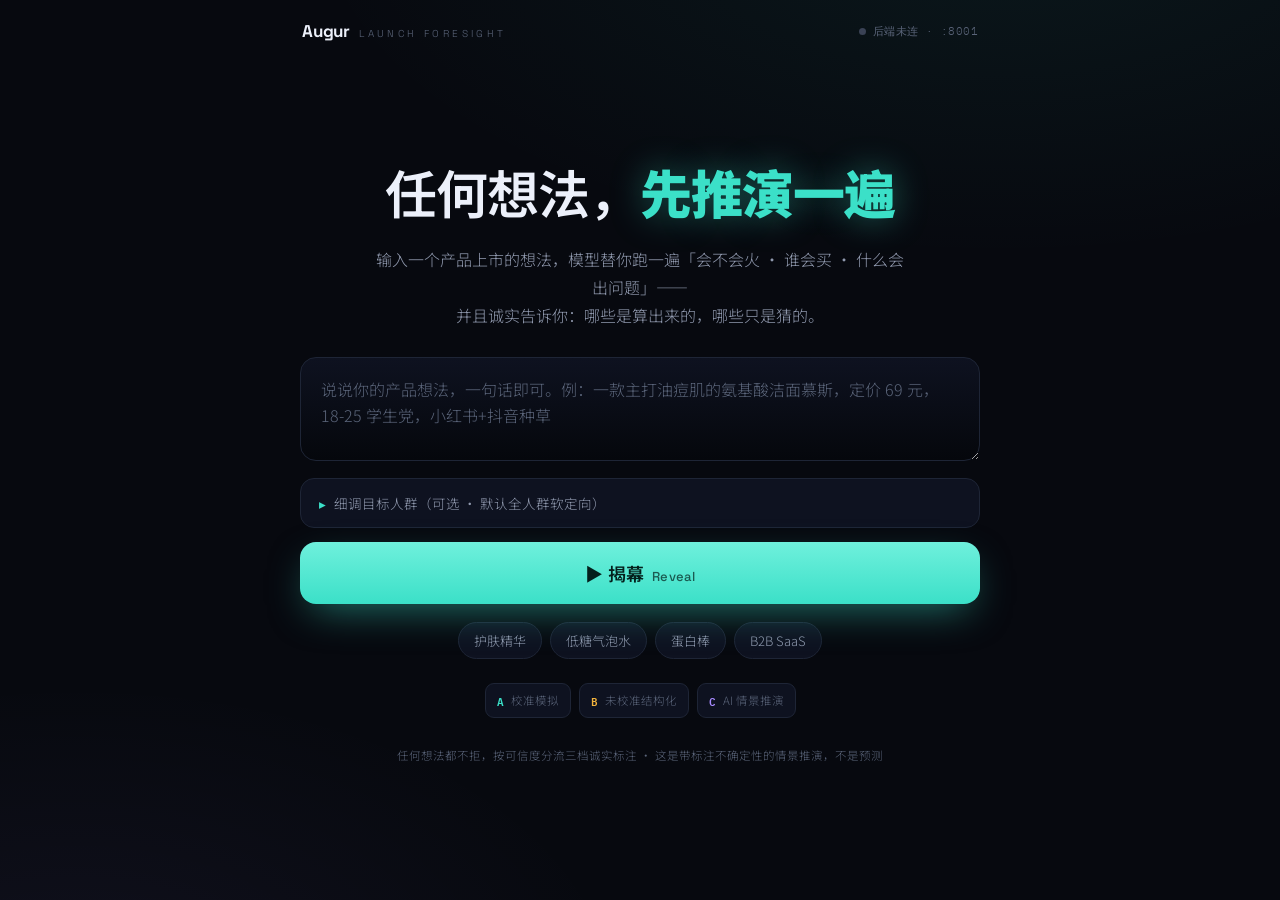
<file: frontend/replay/launch-c.html>
<!DOCTYPE html>
<html lang="zh-CN">
<head>
<meta charset="UTF-8">
<meta name="viewport" content="width=device-width, initial-scale=1.0">
<title>Augur · 上市预演</title>
<meta name="description" content="输入任何产品上市想法，模型替你推演一遍——会不会火、谁会买、什么会出问题，并诚实标注哪些是算的、哪些是猜的。A/B/C 三档分诊，不硬拒任何想法。">
<meta name="theme-color" content="#07090F">
<meta property="og:type" content="website">
<meta property="og:title" content="Augur · 上市预演">
<meta property="og:description" content="任何产品想法，先让模型替你推演一遍。A/B/C 三档诚实预测，绝不让猜测伪装成精确。">
<link rel="icon" href="data:image/svg+xml,%3Csvg xmlns='http://www.w3.org/2000/svg' viewBox='0 0 32 32'%3E%3Crect width='32' height='32' rx='8' fill='%2307090F'/%3E%3Cpath d='M16 5c3 4 6 6 6 11a6 6 0 1 1-12 0c0-2 1-3 2-4 0 2 1 3 2 3 1-3-1-7 2-11z' fill='%233BE0C8'/%3E%3C/svg%3E">
<link rel="preconnect" href="https://fonts.googleapis.com">
<link rel="preconnect" href="https://fonts.gstatic.com" crossorigin>
<link href="https://fonts.googleapis.com/css2?family=Noto+Sans+SC:wght@300;400;500;700;900&family=Noto+Serif+SC:wght@500;700;900&family=Space+Grotesk:wght@400;500;600;700&family=IBM+Plex+Mono:wght@400;500;600&display=swap" rel="stylesheet">
<style>
:root{
  --bg:#07090F; --bg2:#05070C; --panel:#0E1220; --panel2:#11162A;
  --edge:#1E2536; --edge2:#2A3450;
  --ink:#ECF0FA; --dim:#9099AE; --faint:#5A6479; --faintest:#3A4255;
  /* tier accents */
  --teal:#3BE0C8; --teal-soft:#1c5f57;        /* A · calibrated */
  --amber:#F2B33C; --amber-soft:#5c4516;       /* B · uncalibrated */
  --violet:#A88BFF; --violet-soft:#37305c;     /* C · scenario */
  --pos:#54C98B; --neg:#FF6B6B;
  --display:'Space Grotesk',var(--sans);
  --serif:'Noto Serif SC',Georgia,serif;
  --sans:'Noto Sans SC','PingFang SC','Microsoft YaHei',system-ui,sans-serif;
  --mono:'IBM Plex Mono',ui-monospace,Consolas,monospace;
}
*{box-sizing:border-box;margin:0;padding:0}
html,body{height:100%}
body{
  background:
    radial-gradient(1200px 600px at 78% -10%, rgba(59,224,200,.07), transparent 58%),
    radial-gradient(1000px 560px at 6% 110%, rgba(168,139,255,.06), transparent 55%),
    var(--bg);
  color:var(--ink);font-family:var(--sans);font-weight:300;-webkit-font-smoothing:antialiased;
  min-height:100%;overflow-x:hidden}
.wrap{max-width:720px;margin:0 auto;padding:0 20px;min-height:100vh;display:flex;flex-direction:column}

/* ---- topbar ---- */
.topbar{display:flex;align-items:center;gap:11px;padding:20px 2px;font-family:var(--display);font-size:13px;letter-spacing:.02em;color:var(--dim)}
.brand{display:flex;align-items:baseline;gap:9px}
.brand .mark{font-weight:700;font-size:17px;color:var(--ink);letter-spacing:-.01em}
.brand .kick{font-size:10px;letter-spacing:.34em;color:var(--faint);text-transform:uppercase}
.status{margin-left:auto;display:flex;align-items:center;gap:7px;font-family:var(--mono);font-size:10.5px;color:var(--faint);letter-spacing:.04em}
.status .dot{width:7px;height:7px;border-radius:50%;background:var(--faintest);transition:.3s}
.status .dot.live{background:var(--teal);box-shadow:0 0 10px 1px var(--teal)}
.status .dot.mock{background:var(--amber);box-shadow:0 0 10px 1px var(--amber)}

/* ---- HERO ---- */
.hero{flex:1;display:flex;flex-direction:column;justify-content:center;padding:18px 0 52px}
.hero h1{font-family:var(--display);font-weight:600;font-size:clamp(30px,7.2vw,52px);line-height:1.12;letter-spacing:-.02em;text-align:center}
.hero h1 .zh{font-family:var(--sans);font-weight:900}
.hero h1 .glow{color:var(--teal);text-shadow:0 0 34px rgba(59,224,200,.4)}
.hero .sub{color:var(--dim);font-size:clamp(13.5px,3.2vw,16px);margin:20px auto 28px;line-height:1.75;text-align:center;max-width:540px;font-weight:300}
.inputwrap{position:relative}
textarea{width:100%;min-height:104px;background:linear-gradient(180deg,var(--panel),var(--bg2));border:1px solid var(--edge);border-radius:16px;
  color:var(--ink);font-family:var(--sans);font-size:16px;line-height:1.65;padding:18px 20px;resize:vertical;transition:.18s;font-weight:300}
textarea::placeholder{color:var(--faint)}
textarea:focus{outline:none;border-color:var(--teal-soft);box-shadow:0 0 0 4px rgba(59,224,200,.09)}
.cta{width:100%;margin-top:14px;border:none;border-radius:16px;padding:18px;cursor:pointer;
  font-family:var(--display);font-weight:600;font-size:18px;letter-spacing:.01em;color:#04201c;
  background:linear-gradient(180deg,#6ff0dc,var(--teal));
  box-shadow:0 14px 40px -12px rgba(59,224,200,.55);transition:.18s}
.cta:hover{transform:translateY(-2px);box-shadow:0 18px 48px -12px rgba(59,224,200,.7)}
.cta:active{transform:none} .cta:disabled{opacity:.55;cursor:wait}
.cta .en{font-size:13px;opacity:.7;font-weight:500;margin-left:8px}
.chips{display:flex;flex-wrap:wrap;gap:8px;margin-top:18px;justify-content:center}
.chip{padding:8px 15px;border:1px solid var(--edge);border-radius:30px;background:var(--panel);
  color:var(--dim);font-size:13px;cursor:pointer;transition:.15s}
.chip:hover{border-color:var(--teal-soft);color:var(--ink)}
/* triage legend */
.triage{display:flex;gap:8px;margin-top:24px;justify-content:center;flex-wrap:wrap}
.tlg{display:flex;align-items:center;gap:7px;font-size:11.5px;color:var(--faint);border:1px solid var(--edge);border-radius:9px;padding:7px 11px;background:var(--panel)}
.tlg b{font-family:var(--mono);font-weight:600;font-size:11px}
.tlg.a b{color:var(--teal)} .tlg.b b{color:var(--amber)} .tlg.c b{color:var(--violet)}
/* audience tune */
.tune{margin-top:12px;border:1px solid var(--edge);border-radius:14px;background:var(--panel);overflow:hidden}
.tune summary{list-style:none;cursor:pointer;padding:14px 18px;color:var(--dim);font-size:13.5px;user-select:none}
.tune summary::-webkit-details-marker{display:none}
.tune summary::before{content:"▸";color:var(--teal);margin-right:8px;display:inline-block;transition:.18s}
.tune[open] summary::before{transform:rotate(90deg)}
.tune-body{padding:2px 18px 18px;display:flex;flex-direction:column;gap:15px}
.tg label{display:block;font-size:11.5px;color:var(--faint);margin-bottom:9px;letter-spacing:.02em}
.chips2{display:flex;flex-wrap:wrap;gap:7px}
.chip2{padding:7px 13px;border:1px solid var(--edge);border-radius:9px;background:var(--bg2);color:var(--dim);font-size:13px;cursor:pointer;user-select:none;transition:.14s}
.chip2:hover{border-color:var(--teal-soft)}
.chip2.on{color:#04201c;background:linear-gradient(180deg,#6ff0dc,var(--teal));border-color:transparent;font-weight:500}
.fine{font-size:11px;color:var(--faintest)}
.note{color:var(--faint);font-size:11.5px;margin-top:28px;line-height:1.7;text-align:center}
.msg{display:none;margin-top:16px;font-size:13.5px;color:var(--amber);border:1px dashed var(--amber-soft);
  border-radius:13px;padding:14px 17px;line-height:1.8;background:rgba(242,179,60,.05)}

/* ---- REVEAL overlay ---- */
.reveal{position:fixed;inset:0;z-index:60;display:none;flex-direction:column;align-items:center;justify-content:center;
  background:radial-gradient(820px 540px at 50% 42%,rgba(14,18,32,.96),rgba(5,7,12,.99));backdrop-filter:blur(7px)}
.reveal.on{display:flex}
.rc{font-family:var(--mono);font-size:clamp(46px,12vw,68px);font-weight:500;color:var(--teal);text-shadow:0 0 46px rgba(59,224,200,.5);line-height:1}
.rl{font-size:16px;color:var(--ink);margin-top:18px;letter-spacing:.03em;font-weight:300}
.rs{font-family:var(--display);font-size:10.5px;color:var(--faint);margin-top:10px;letter-spacing:.34em;text-transform:uppercase}
.rfield{position:relative;width:300px;height:108px;margin-top:24px}
.rfield .star{position:absolute;width:3px;height:3px;border-radius:50%;background:var(--teal);opacity:0}
.rbar{width:280px;height:2px;background:var(--edge);margin-top:20px;border-radius:2px;overflow:hidden}
.rbar i{display:block;height:100%;width:0;background:linear-gradient(90deg,var(--teal),#6ff0dc)}

/* ---- RESULT ---- */
.result{display:none;padding:8px 0 60px;animation:rise .55s cubic-bezier(.2,.7,.3,1)}
.result.on{display:block}
@keyframes rise{from{opacity:0;transform:translateY(18px)}to{opacity:1;transform:none}}
.stagger{opacity:0;animation:rise .5s cubic-bezier(.2,.7,.3,1) forwards}

/* tier-tinted result shell */
.rcard{border-radius:22px;padding:0;overflow:hidden;box-shadow:0 28px 70px -24px rgba(0,0,0,.75);
  background:linear-gradient(168deg,var(--panel),var(--bg2));border:1px solid var(--edge2)}
[data-tier="A"]{--acc:var(--teal);--acc-soft:var(--teal-soft)}
[data-tier="B"]{--acc:var(--amber);--acc-soft:var(--amber-soft)}
[data-tier="C"]{--acc:var(--violet);--acc-soft:var(--violet-soft)}

/* header band (all tiers) */
.rhead{padding:22px 24px 18px;border-bottom:1px solid var(--edge);position:relative}
.rhead::before{content:"";position:absolute;left:0;top:0;bottom:0;width:3px;background:var(--acc)}
.badge{display:inline-flex;align-items:center;gap:8px;font-family:var(--mono);font-size:12px;font-weight:600;
  color:var(--acc);border:1px solid var(--acc-soft);background:rgba(255,255,255,.02);border-radius:30px;padding:6px 13px;letter-spacing:.02em}
.badge .glyph{width:8px;height:8px;border-radius:2px;background:var(--acc)}
.conf{float:right;font-family:var(--mono);font-size:11px;color:var(--dim);text-align:right;line-height:1.5}
.conf b{color:var(--acc)}
.rcap{font-size:13px;color:var(--dim);line-height:1.6;margin:14px 0 8px}
.rcap b{color:var(--ink);font-weight:500}
.routed{font-size:12px;color:var(--faint);line-height:1.6;margin-bottom:10px}
.routed em{font-style:normal;color:var(--acc)}
.disc{font-size:11.5px;color:var(--faint);border-top:1px dashed var(--edge);padding-top:11px;margin-top:4px;line-height:1.6}
.disc::before{content:"⚠ ";color:var(--amber)}
/* assumptions three-color chips */
.assum{display:flex;flex-wrap:wrap;gap:6px;margin-top:11px}
.atag{font-size:11px;border-radius:7px;padding:4px 9px;line-height:1.4;border:1px solid var(--edge);color:var(--dim);background:var(--bg2)}
.atag i{font-style:normal;font-size:9px;font-family:var(--mono);margin-left:5px;padding:1px 5px;border-radius:4px}
.atag.user i{color:#7fd9ff;background:rgba(127,217,255,.12)}
.atag.llm i{color:var(--violet);background:rgba(168,139,255,.13)}
.atag.def i{color:var(--faint);background:rgba(120,130,150,.13)}

.rbody{padding:22px 24px 24px}

/* ---- A/B body ---- */
.scorepanel{display:flex;align-items:center;gap:18px;padding:6px 0 18px;border-bottom:1px solid var(--edge);margin-bottom:18px}
.score-ring{position:relative;width:88px;height:88px;flex:none}
.score-ring svg{transform:rotate(-90deg)}
.score-ring .v{position:absolute;inset:0;display:flex;flex-direction:column;align-items:center;justify-content:center}
.score-ring .v b{font-family:var(--mono);font-size:26px;font-weight:600;color:var(--ink);line-height:1}
.score-ring .v s{font-size:9px;color:var(--faint);text-decoration:none;margin-top:2px;font-family:var(--mono)}
.score-meta .verdict{font-size:17px;font-weight:700;line-height:1.3}
.score-meta .sub{font-size:12.5px;color:var(--dim);margin-top:6px;line-height:1.6}
.score-meta .hint{font-size:10.5px;color:var(--faintest);margin-top:7px;font-family:var(--mono)}

.kgrid{display:grid;grid-template-columns:repeat(3,1fr);gap:11px;margin-bottom:20px}
.kbox{background:var(--bg2);border:1px solid var(--edge);border-radius:13px;padding:13px 12px;text-align:center}
.kbox .l{font-size:10.5px;color:var(--faint);letter-spacing:.03em}
.kbox .v{font-family:var(--mono);font-size:22px;font-weight:600;color:var(--ink);margin-top:5px;line-height:1.1}
.kbox .band{font-family:var(--mono);font-size:9.5px;color:var(--faint);margin-top:4px}
[data-tier="B"] .kbox .band{color:var(--amber)}

.sec{margin-top:20px}
.sec-h{font-family:var(--mono);font-size:11px;color:var(--faint);letter-spacing:.1em;text-transform:uppercase;margin-bottom:11px;display:flex;align-items:center;gap:8px}
.sec-h::before{content:"";width:14px;height:1px;background:var(--acc-soft)}

/* timeline sparkline */
.spark{background:var(--bg2);border:1px solid var(--edge);border-radius:13px;padding:14px 16px}
.spark svg{width:100%;height:64px;display:block;overflow:visible}
.spark .meta{display:flex;gap:14px;flex-wrap:wrap;margin-top:11px;font-size:11px;color:var(--dim)}
.spark .meta b{font-family:var(--mono);color:var(--ink);font-weight:500}

/* demographics */
.demo{display:flex;gap:9px;flex-wrap:wrap}
.dchip{font-size:11.5px;color:var(--dim);background:var(--bg2);border:1px solid var(--edge);border-radius:9px;padding:8px 11px;line-height:1.4}
.dchip b{color:var(--ink);font-family:var(--mono);font-weight:500}

/* persona quotes */
.pq{display:flex;flex-direction:column;gap:9px}
.pqcard{background:var(--bg2);border:1px solid var(--edge);border-radius:12px;padding:13px 15px}
.pqcard .top{display:flex;align-items:center;gap:9px;font-size:11.5px;color:var(--dim)}
.pqcard .tag{font-family:var(--mono);font-size:10px;padding:2px 7px;border-radius:5px}
.pqcard .tag.try{color:var(--pos);background:rgba(84,201,139,.12)}
.pqcard .tag.no{color:var(--neg);background:rgba(255,107,107,.1)}
.pqcard .q{font-size:14px;color:var(--ink);font-style:italic;line-height:1.6;margin-top:9px}
.pqcard .q::before{content:"「"} .pqcard .q::after{content:"」"}

/* intervention cards */
.lev{display:flex;flex-direction:column;gap:9px}
.levcard{background:var(--bg2);border:1px solid var(--edge);border-radius:12px;padding:13px 15px;display:flex;align-items:center;gap:13px}
.levcard .body{flex:1;min-width:0}
.levcard .lab{font-size:13.5px;color:var(--ink);font-weight:500}
.levcard .note{font-size:11px;color:var(--faint);margin-top:4px;line-height:1.5}
.levcard .branch{font-size:9.5px;color:var(--violet);font-family:var(--mono);margin-top:5px}
.levcard .delta{font-family:var(--mono);font-size:15px;font-weight:600;flex:none;text-align:right}
.levcard .delta.up{color:var(--pos)} .levcard .delta.down{color:var(--neg)}

/* ---- C body: scenario memo (serif, no dashboard numerals) ---- */
.cmemo{font-family:var(--serif)}
.cband{background:rgba(168,139,255,.06);border:1px solid var(--violet-soft);border-radius:13px;padding:15px 17px;margin-bottom:18px}
.cband .lab{font-family:var(--mono);font-size:10.5px;color:var(--violet);letter-spacing:.06em;text-transform:uppercase}
.cband .mag{font-family:var(--serif);font-size:23px;font-weight:700;color:var(--ink);margin-top:8px;line-height:1.25}
.cband .basis{font-family:var(--sans);font-size:12px;color:var(--dim);margin-top:9px;line-height:1.6;font-weight:300}
.cband .warn{font-family:var(--mono);font-size:10px;color:var(--amber);margin-top:8px}
.cper{display:flex;flex-direction:column;gap:11px}
.cpcard{border-left:2px solid var(--violet-soft);padding:4px 0 4px 15px}
.cpcard .who{font-family:var(--serif);font-size:16px;font-weight:700;color:var(--ink)}
.cpcard .jobs{font-family:var(--sans);font-size:12.5px;color:var(--dim);margin-top:5px;line-height:1.6;font-weight:300}
.cpcard .obj{font-family:var(--serif);font-size:14px;color:var(--violet);font-style:italic;margin-top:7px;line-height:1.55}
.cpcard .obj::before{content:"「"} .cpcard .obj::after{content:"」"}
.cchan{display:flex;flex-direction:column;gap:8px}
.cchan .row{display:flex;gap:12px;font-family:var(--sans);font-size:13px;font-weight:300;align-items:baseline}
.cchan .row .nm{color:var(--ink);font-weight:500;min-width:120px;flex:none}
.cchan .row .fit{color:var(--dim);line-height:1.5}
.cshape{font-family:var(--sans);font-weight:300}
.cshape .hd{font-family:var(--serif);font-size:17px;font-weight:700;color:var(--ink);line-height:1.4}
.cshape .nar{font-size:13.5px;color:var(--dim);line-height:1.8;margin-top:9px}
.cshape .contrast{font-size:11px;color:var(--faint);margin-top:9px;border-top:1px dashed var(--edge);padding-top:9px;line-height:1.5}
.crisks{font-family:var(--sans);font-weight:300;display:flex;flex-direction:column;gap:7px}
.crisks .r{font-size:13px;color:var(--ink);line-height:1.6;padding-left:18px;position:relative}
.crisks .r::before{content:"▸";position:absolute;left:0;color:var(--violet)}
.cfoot{font-family:var(--sans);font-size:11.5px;color:var(--faint);line-height:1.7;margin-top:18px;border-top:1px solid var(--edge);padding-top:14px;font-weight:300}
.cdegrade{text-align:center;padding:30px 20px}
.cdegrade .ic{font-size:34px}
.cdegrade .t{font-family:var(--serif);font-size:18px;color:var(--ink);margin-top:14px;font-weight:700}
.cdegrade .d{font-family:var(--sans);font-size:13px;color:var(--dim);margin-top:11px;line-height:1.7;font-weight:300;max-width:420px;margin-left:auto;margin-right:auto}

/* actions */
.acts{display:flex;gap:11px;margin-top:24px}
.acts button{flex:1;border-radius:14px;padding:15px;cursor:pointer;font-family:var(--display);font-weight:600;font-size:15px;transition:.16s;border:1px solid}
.btn-play{color:#04201c;background:linear-gradient(180deg,#6ff0dc,var(--teal));border-color:transparent;box-shadow:0 10px 28px -10px rgba(59,224,200,.5)}
.btn-play:hover{transform:translateY(-2px)}
.btn-share{color:var(--ink);background:transparent;border-color:var(--edge2)}
.btn-share:hover{border-color:var(--acc);color:var(--acc)}
.noplay{margin-top:22px;text-align:center;font-size:12px;color:var(--faint);border:1px dashed var(--edge);border-radius:12px;padding:13px;line-height:1.6}
.again{display:block;margin:20px auto 0;background:none;border:none;color:var(--dim);font-size:13px;cursor:pointer;text-decoration:underline;text-underline-offset:3px}

/* ---- diorama overlay ---- */
.dio{position:fixed;inset:0;z-index:100;display:none;background:#05070c}
.dio.on{display:block}
.dio iframe{width:100%;height:100%;border:0;display:block;background:#05070c}
.dio .x{position:absolute;top:13px;right:15px;z-index:102;font-family:var(--mono);font-size:13px;color:var(--ink);
  background:#0a0e18e6;border:1px solid var(--edge2);border-radius:10px;padding:8px 14px;cursor:pointer}
.dio .x:hover{color:var(--teal);border-color:var(--teal)}
/* toast */
.toast{position:fixed;left:50%;bottom:28px;transform:translateX(-50%) translateY(20px);z-index:120;opacity:0;
  background:#0d1019f5;border:1px solid var(--edge2);color:var(--ink);font-size:13px;padding:11px 18px;border-radius:30px;transition:.3s;pointer-events:none}
.toast.on{opacity:1;transform:translateX(-50%) translateY(0)}
@media(max-width:480px){.kgrid{gap:8px}.kbox .v{font-size:19px}.scorepanel{gap:14px}}
/* 尊重系统「减少动态效果」偏好 (无障碍/生产) */
@media(prefers-reduced-motion:reduce){
  *{animation-duration:.001ms!important;animation-iteration-count:1!important;transition-duration:.001ms!important}
  .result,.stagger{opacity:1!important;transform:none!important}
  .cta:hover,.btn-play:hover{transform:none}
}
</style>
</head>
<body>

<div class="wrap">
  <div class="topbar">
    <div class="brand"><span class="mark">Augur</span><span class="kick">Launch Foresight</span></div>
    <div class="status"><span class="dot" id="dot"></span><span id="api">connecting…</span></div>
  </div>

  <!-- HERO -->
  <section class="hero" id="hero">
    <h1>任何想法，<span class="zh glow">先推演一遍</span></h1>
    <div class="sub">输入一个产品上市的想法，模型替你跑一遍「会不会火 · 谁会买 · 什么会出问题」——<br>并且诚实告诉你：哪些是算出来的，哪些只是猜的。</div>
    <div class="inputwrap">
      <textarea id="idea" maxlength="2000" aria-label="产品上市想法" placeholder="说说你的产品想法，一句话即可。例：一款主打油痘肌的氨基酸洁面慕斯，定价 69 元，18-25 学生党，小红书+抖音种草"></textarea>
      <details class="tune">
        <summary>细调目标人群（可选 · 默认全人群软定向）</summary>
        <div class="tune-body">
          <div class="tg"><label>性别</label><div class="chips2" data-grp="gender" data-single="1">
            <span class="chip2 on" data-v="">不限</span><span class="chip2" data-v="0">女</span><span class="chip2" data-v="1">男</span></div></div>
          <div class="tg"><label>年龄段（可多选）</label><div class="chips2" data-grp="age">
            <span class="chip2" data-v="0">15-24</span><span class="chip2" data-v="1">25-34</span><span class="chip2" data-v="2">35-44</span><span class="chip2" data-v="3">45-54</span><span class="chip2" data-v="4">55-64</span><span class="chip2" data-v="5">65+</span></div></div>
          <div class="tg"><label>城市层级（可多选）</label><div class="chips2" data-grp="city">
            <span class="chip2" data-v="0">一线</span><span class="chip2" data-v="1">二线</span><span class="chip2" data-v="2">三线</span><span class="chip2" data-v="3">四线</span><span class="chip2" data-v="4">五线+</span></div></div>
          <div class="fine">命中人群权重 ×2、其余 ÷2（软定向，非硬筛）</div>
        </div>
      </details>
      <button class="cta" id="go" aria-label="揭幕：开始上市推演">▶ 揭幕<span class="en">Reveal</span></button>
      <div id="msg" class="msg" role="alert" aria-live="assertive"></div>
    </div>
    <div class="chips" id="chips">
      <span class="chip" data-idea="一款主打熬夜修护的护肤精华，定价 199 元，主投小红书">护肤精华</span>
      <span class="chip" data-idea="一款无糖气泡水，定价 6 元/瓶，便利店铺货 + 小红书种草">低糖气泡水</span>
      <span class="chip" data-idea="一款便携蛋白棒，定价 12 元/根，健身房和通勤代餐，抖音+小红书">蛋白棒</span>
      <span class="chip" data-idea="一款给中小制造厂的 AI 智能排产 SaaS，按工位月费，主要走 B2B 销售">B2B SaaS</span>
    </div>
    <div class="triage">
      <span class="tlg a"><b>A</b> 校准模拟</span>
      <span class="tlg b"><b>B</b> 未校准结构化</span>
      <span class="tlg c"><b>C</b> AI 情景推演</span>
    </div>
    <div class="note">任何想法都不拒，按可信度分流三档诚实标注 · 这是带标注不确定性的情景推演，不是预测</div>
  </section>

  <!-- RESULT -->
  <section class="result" id="result" aria-live="polite">
    <div class="rcard" id="rcard" data-tier="A">
      <div class="rhead" id="rhead"></div>
      <div class="rbody" id="rbody"></div>
    </div>
    <button class="again" id="again">↺ 换个想法再测</button>
  </section>
</div>

<!-- REVEAL -->
<div class="reveal" id="reveal">
  <div class="rc" id="rc">0</div>
  <div class="rl" id="rl">正在唤醒十万消费者…</div>
  <div class="rs" id="rs">Simulating Launch</div>
  <div class="rfield" id="rfield"></div>
  <div class="rbar"><i id="rbar"></i></div>
</div>

<!-- DIORAMA -->
<div class="dio" id="dio">
  <button class="x" id="dioX">✕ 关闭</button>
  <iframe id="dioFrame" title="电影回放"></iframe>
</div>
<div class="toast" id="toast"></div>

<script>
"use strict";
const $=s=>document.querySelector(s);
const esc=s=>String(s==null?'':s).replace(/[&<>"]/g,c=>({'&':'&amp;','<':'&lt;','>':'&gt;','"':'&quot;'}[c]));
const API_PORT=new URLSearchParams(location.search).get('api')||(window.localStorage&&localStorage.getItem('osim_api_port'))||'8001';
const API='http://localhost:'+API_PORT;
let LAST=null, LAST_SPEC=null, LAST_TIER=null;

function fmt(n){if(n==null||isNaN(n))return '—';const a=Math.abs(n);
  if(a>=1e8)return (n/1e8).toFixed(2)+'亿';if(a>=1e4)return (n/1e4).toFixed(1)+'w';
  if(a>=1e3)return (n/1e3).toFixed(1)+'k';if(a>=10)return Math.round(n).toLocaleString();return (+n).toFixed(1);}
const yuan=n=>'¥'+fmt(n);
function magnitude(n){if(n==null||isNaN(n))return '—';const a=Math.abs(n);
  if(a>=1e8)return (n/1e8).toFixed(1).replace(/\.0$/,'')+'亿';if(a>=1e4)return Math.round(n/1e4)+'w';return Math.round(n).toLocaleString();}

// ---- health ----
(async()=>{try{const h=await (await fetch(API+'/api/health',{cache:'no-store'})).json();
  const mode=h.llm&&h.llm.mode;$('#api').textContent=mode==='api'?'LLM 在线':'mock 模式';
  $('#dot').className='dot '+(mode==='api'?'live':'mock');
}catch(e){$('#api').textContent='后端未连 · :'+API_PORT;$('#dot').className='dot';}})();

// ---- chips + tune ----
document.querySelectorAll('.chip').forEach(c=>c.addEventListener('click',()=>{$('#idea').value=c.dataset.idea;$('#idea').focus();}));
document.querySelectorAll('.chips2').forEach(grp=>{
  const single=grp.dataset.single==='1';
  grp.querySelectorAll('.chip2').forEach(ch=>ch.addEventListener('click',()=>{
    if(single){grp.querySelectorAll('.chip2').forEach(c=>c.classList.remove('on'));ch.classList.add('on');}
    else ch.classList.toggle('on');
  }));
});
function readAudience(){
  const ov={};
  const g=document.querySelector('.chips2[data-grp="gender"] .chip2.on');
  if(g&&g.dataset.v!=='')ov.audience_gender=+g.dataset.v;
  const ages=[...document.querySelectorAll('.chips2[data-grp="age"] .chip2.on')].map(c=>+c.dataset.v);
  if(ages.length)ov.audience_age_buckets=ages;
  const cities=[...document.querySelectorAll('.chips2[data-grp="city"] .chip2.on')].map(c=>+c.dataset.v);
  if(cities.length)ov.audience_city_tiers=cities;
  return ov;
}
$('#go').addEventListener('click',run);
// Cmd/Ctrl+Enter 从输入框直接揭幕 (生产级输入习惯)
$('#idea').addEventListener('keydown',e=>{if((e.metaKey||e.ctrlKey)&&e.key==='Enter'){e.preventDefault();if(!$('#go').disabled)run();}});
$('#again').addEventListener('click',()=>{$('#result').classList.remove('on');$('#hero').style.display='flex';window.scrollTo(0,0);$('#idea').focus();});

function showMsg(m){const d=$('#msg');d.style.display='block';d.innerHTML=m;}
function hideMsg(){$('#msg').style.display='none';}

async function run(){
  const idea=($('#idea').value||'').trim();
  if(!idea){showMsg('先写一句你的产品想法 🙂');return;}
  const btn=$('#go');btn.disabled=true;hideMsg();startReveal();
  try{
    const ing=await postJSON('/api/launch/ingest',{idea_text:idea,locale:'zh-CN'});
    if(!ing||!ing.spec_id){stopReveal(false);showMsg('抽取失败，换种说法再试。');btn.disabled=false;return;}
    LAST_SPEC=ing.spec_id;LAST_TIER=ing.tier;
    const ov={n_souls:8,n_seeds:5,use_llm:true,...readAudience()};
    const rep=await postJSON('/api/launch/simulate',{spec_id:ing.spec_id,overrides:ov});
    if(rep&&rep.detail){stopReveal(false);showMsg('✗ '+esc(rep.detail));btn.disabled=false;return;}
    LAST=rep;
    stopReveal(true);
    setTimeout(()=>renderResult(ing,rep),300);
  }catch(e){stopReveal(false);showMsg('连不上后端（:'+API_PORT+'）。请确认上市后端服务已在本机启动，并在地址栏用 <code style="font-family:var(--mono);font-size:12px">?api=端口</code> 指定端口。');btn.disabled=false;}
}
async function postJSON(path,body){
  const r=await fetch(API+path,{method:'POST',headers:{'Content-Type':'application/json'},body:JSON.stringify(body)});
  const txt=await r.text();
  try{return JSON.parse(txt);}catch(e){return {detail:'后端返回非 JSON（'+r.status+'）'};}
}

// ════════════════════ RESULT ROUTER ════════════════════
function renderResult(ing,rep){
  $('#go').disabled=false;
  const tier=(rep&&rep.tier)||ing.tier||'A';
  $('#rcard').dataset.tier=tier;
  $('#rhead').innerHTML=renderHead(tier,ing,rep);
  $('#rbody').innerHTML = tier==='C' ? renderC(rep) : renderAB(tier,rep);
  wireActions(tier,rep);
  // staggered reveal of body sections
  [...$('#rbody').children].forEach((el,i)=>{el.classList.add('stagger');el.style.animationDelay=(i*70)+'ms';});
  $('#hero').style.display='none';$('#result').classList.add('on');window.scrollTo(0,0);
}

const TIER_NAME={A:'A · 校准模拟',B:'B · 未校准结构化',C:'C · AI 情景推演'};
function renderHead(tier,ing,rep){
  const hd=(rep&&rep.header)||{};
  const assumptions=hd.assumptions||[];
  const nameA=assumptions.find(a=>a.field==='product_name');
  const cap=nameA?nameA.value:(ing.spec&&ing.spec.product_name)||'（你的产品）';
  const conf=(rep&&rep.grounding_confidence!=null)?rep.grounding_confidence:ing.grounding_confidence;
  const confTxt = tier==='C' ? '无校准<br>置信度 N/A'
    : 'grounding<br><b>'+(conf!=null?(+conf).toFixed(2):'—')+'</b>';
  const routed=esc((rep&&rep.routed_reason)||ing.routed_reason||'');
  const disc=esc((rep&&rep.disclaimer)||'这是带标注不确定性的情景推演，不是预测');
  return `
    <span class="conf">${confTxt}</span>
    <span class="badge"><span class="glyph"></span>${esc(TIER_NAME[tier]||tier)}</span>
    <div class="rcap">你的产品 · <b>${esc(cap)}</b></div>
    <div class="routed">分诊：<em>${routed}</em></div>
    <div class="assum">${assumptions.map(renderAssum).join('')}</div>
    <div class="disc">${disc}</div>`;
}
function renderAssum(a){
  const cls=a.source==='用户原话'?'user':a.source==='系统默认'?'def':'llm';
  let v=a.value;
  if(v&&typeof v==='object')v=v.amount!=null?('¥'+v.amount):(Array.isArray(v)?v.join('/'):JSON.stringify(v));
  if(v==null||v==='')return '';
  v=String(v);if(v.length>22)v=v.slice(0,22)+'…';
  return `<span class="atag ${cls}">${esc(v)}<i>${esc(a.source||'')}</i></span>`;
}

// ──────── A / B body ────────
function bandTxt(m){if(!m)return '';if(m.band===false||m.band==null)return '单点估计';
  return 'P35–P65 '+fmt(m.p35)+' – '+fmt(m.p65);}
function hotIndex(rep){
  const q=(rep.who_buys&&rep.who_buys.persona_quotes)||[];
  const intent=q.length?q.reduce((s,x)=>s+(+x.purchase_intent_7d||0),0)/q.length:0;
  const tryR=q.length?q.filter(x=>x.will_try).length/q.length:0;
  const conf=+rep.grounding_confidence||0;
  return Math.round(Math.max(0,Math.min(1,0.40*intent+0.35*tryR+0.25*conf))*100);
}
function verdictOf(s){return s>=70?{t:'高潜 · 有爆款相',c:'var(--pos)'}:s>=45?{t:'中等 · 有机会，需打磨',c:'var(--amber)'}:{t:'存疑 · 先验证需求',c:'var(--neg)'};}

function renderAB(tier,rep){
  const m=rep.metrics||{},who=rep.who_buys||{},wb=rep.what_breaks||{},tl=rep.timeline||{};
  const s=hotIndex(rep),vd=verdictOf(s);
  const C=Math.PI*2*38, off=C*(1-s/100);
  const uncal = tier==='B';
  let html=`<div class="scorepanel">
    <div class="score-ring">
      <svg width="88" height="88"><circle cx="44" cy="44" r="38" fill="none" stroke="var(--edge)" stroke-width="6"/>
      <circle cx="44" cy="44" r="38" fill="none" stroke="var(--acc)" stroke-width="6" stroke-linecap="round"
        stroke-dasharray="${C.toFixed(1)}" stroke-dashoffset="${off.toFixed(1)}"/></svg>
      <div class="v"><b>${s}</b><s>会火指数</s></div>
    </div>
    <div class="score-meta">
      <div class="verdict" style="color:${vd.c}">${vd.t}</div>
      <div class="sub">${uncal?'未校准垂类：同一套推演，但读数仅供参考、区间已放宽。':'命中校准垂类：分位带、时间线、真实证词齐全。'}</div>
      <div class="hint">会火指数为启发式评分（意向 40% · 试用 35% · 接地 25%）</div>
    </div></div>`;
  const kpi=(label,m,fmtfn)=>`<div class="kbox"><div class="l">${label}</div><div class="v">${m?fmtfn(m.p50):'—'}</div><div class="band">${bandTxt(m)}</div></div>`;
  html+=`<div class="kgrid">
    ${kpi('触达',m.unique_reach,v=>fmt(v))}
    ${kpi('采纳',m.adopters,v=>fmt(v))}
    ${kpi('营收',m.revenue,v=>yuan(v))}
  </div>`;
  if(uncal)html+=`<div style="font-size:11.5px;color:var(--amber);margin:-8px 0 4px;text-align:center">⚑ 未校准 · 分位带已按 ×${(m.band_widen_factor||2.5)} 放宽以反映更大不确定性</div>`;
  if(tl.daily_adopters&&tl.daily_adopters.length)html+=section('90 天扩散时间线（Bass 饱和）',renderSpark(tl));
  html+=section('谁会买 · 有效人群 + 真实模拟用户',renderWho(who));
  if((wb.intervention_cards||[]).length)html+=section('什么会出问题 · 反事实干预',renderBreaks(wb));
  html+=`<div class="acts">
    <button class="btn-play" id="play">🎬 看电影回放</button>
    <button class="btn-share" id="share">分享这张卡</button>
  </div>`;
  return html;
}
function section(title,inner){return `<div class="sec"><div class="sec-h">${esc(title)}</div>${inner}</div>`;}

function renderSpark(tl){
  const a=tl.daily_adopters||[];const max=Math.max(...a,1e-6);const n=a.length;
  const W=600,H=64;
  const pts=a.map((v,i)=>[(i/(n-1))*W,H-(v/max)*H]);
  const d='M'+pts.map(p=>p[0].toFixed(1)+','+p[1].toFixed(1)).join(' L');
  const area=d+` L${W},${H} L0,${H} Z`;
  const peakX=tl.peak_day!=null?(tl.peak_day/(n-1))*W:null;
  const satX=tl.saturation_date!=null?(tl.saturation_date/(n-1))*W:null;
  let mk='';
  if(peakX!=null)mk+=`<line x1="${peakX.toFixed(0)}" y1="0" x2="${peakX.toFixed(0)}" y2="${H}" stroke="var(--acc)" stroke-width="1" stroke-dasharray="3 3" opacity=".6"/>`;
  if(satX!=null)mk+=`<line x1="${satX.toFixed(0)}" y1="0" x2="${satX.toFixed(0)}" y2="${H}" stroke="var(--amber)" stroke-width="1" stroke-dasharray="3 3" opacity=".5"/>`;
  return `<div class="spark">
    <svg viewBox="0 0 ${W} ${H}" preserveAspectRatio="none">
      <defs><linearGradient id="sg" x1="0" y1="0" x2="0" y2="1"><stop offset="0" stop-color="var(--acc)" stop-opacity=".35"/><stop offset="1" stop-color="var(--acc)" stop-opacity="0"/></linearGradient></defs>
      <path d="${area}" fill="url(#sg)"/><path d="${d}" fill="none" stroke="var(--acc)" stroke-width="2"/>${mk}
    </svg>
    <div class="meta">
      <span>峰值 <b>第 ${tl.peak_day} 天</b></span>
      <span>半程 <b>第 ${tl.half_life} 天</b></span>
      <span>近饱和 <b>${tl.saturation_date!=null?('第 '+tl.saturation_date+' 天'):'—'}</b></span>
      <span>市场盘 <b>${magnitude(tl.market_potential_m)}</b></span>
    </div></div>`;
}
function renderWho(who){
  const cs=(who.cate_segments||[])[0]||{};const sm=cs.summary||{};
  let demo='';
  if(sm.effective_gender_pct_female!=null)demo+=`<div class="dchip">女性占比 <b>${Math.round(sm.effective_gender_pct_female)}%</b></div>`;
  if(sm.effective_age_dist)demo+=distChip('主力年龄',sm.effective_age_dist);
  if(sm.effective_city_dist)demo+=distChip('主力城市',sm.effective_city_dist);
  const q=(who.persona_quotes||[]).slice(0,5);
  const cards=q.map(p=>`<div class="pqcard">
    <div class="top"><span class="tag ${p.will_try?'try':'no'}">${p.will_try?'会试用':'不会试'}</span>
      <span>愿付 ¥${fmt(p.would_pay_cny)} · 7日意向 ${Math.round((+p.purchase_intent_7d||0)*100)}%</span></div>
    ${p.objection?`<div class="q">${esc(p.objection)}</div>`:''}
  </div>`).join('');
  return `<div class="demo">${demo||'<div class="dchip">该垂类未校准人群画像（base-population）</div>'}</div>
    <div class="pq" style="margin-top:11px">${cards||'<div class="pqcard"><div class="top">无证词</div></div>'}</div>`;
}
function distChip(label,dist){
  const ent=Object.entries(dist||{});if(!ent.length)return '';
  ent.sort((a,b)=>b[1]-a[1]);const top=ent[0];
  return `<div class="dchip">${label} <b>${esc(top[0])}</b> (${Math.round(top[1])}%)</div>`;
}
function renderBreaks(wb){
  const cards=(wb.intervention_cards||[]).slice()
    .sort((a,b)=>Math.abs((b.delta&&b.delta.conversions)||0)-Math.abs((a.delta&&a.delta.conversions)||0));
  const rows=cards.map(c=>{
    const dc=(c.delta&&c.delta.conversions)||0;const up=dc>=0;
    return `<div class="levcard"><div class="body">
      <div class="lab">${esc(c.label||c.name)}</div>
      ${c.note?`<div class="note">${esc(c.note)}</div>`:''}
      ${c.branch?`<div class="branch">⎇ 这是分支，不是预测</div>`:''}
    </div><div class="delta ${up?'up':'down'}">采纳 ${up?'+':''}${dc.toFixed(0)}</div></div>`;
  }).join('');
  const ar=wb.audit_risk;
  const extra=ar!=null?`<div class="note" style="margin-top:9px;color:var(--faint);font-size:11.5px">合规/AIGC 审核风险 ${(+ar).toFixed(2)} · ${esc((wb.season_window&&wb.season_window.note)||'')}</div>`:'';
  return `<div class="lev">${rows}</div>${extra}`;
}

// ──────── C body: scenario memo ────────
function renderC(rep){
  if(rep.degraded||!rep.scenario){
    return `<div class="cdegrade">
      <div class="ic">🜂</div>
      <div class="t">C 档情景需要真 LLM 在线</div>
      <div class="d">${esc(rep.degrade_note||'当前 LLM 不可用，故未生成情景——按诚实红线不编造占位内容。把后端切到 LLM_MODE=api（密钥就绪）后重试。')}</div>
    </div>`;
  }
  const s=rep.scenario;const ms=s.market_sizing||{};
  let html=`<div class="cmemo">`;
  html+=`<div class="cband">
    <div class="lab">${esc(ms.label||'市场盘子（数量级估计，非校准）')}</div>
    <div class="mag">${ms.range_low!=null?magnitude(ms.range_low):'?'} – ${ms.range_high!=null?magnitude(ms.range_high):'?'} <span style="font-size:13px;color:var(--dim);font-family:var(--sans);font-weight:300">${esc(ms.unit||'')}</span></div>
    ${ms.basis?`<div class="basis">${esc(ms.basis)}</div>`:''}
    <div class="warn">⚠ ${esc(ms.interval_note||'数量级估计，跨约一个数量级的超宽区间')}</div>
  </div>`;
  if((s.buyer_personas||[]).length)html+=section('买家画像',`<div class="cper">${s.buyer_personas.map(p=>`
    <div class="cpcard"><div class="who">${esc(p.who)}</div>
      <div class="jobs">要解决：${esc(p.jobs_to_be_done)}${p.willingness?(' · '+esc(p.willingness)):''}</div>
      ${p.objection?`<div class="obj">${esc(p.objection)}</div>`:''}</div>`).join('')}</div>`);
  if((s.channels||[]).length)html+=section('渠道适配',`<div class="cchan">${s.channels.map(c=>`
    <div class="row"><span class="nm">${esc(c.channel)}</span><span class="fit">${esc(c.fit)}</span></div>`).join('')}</div>`);
  const ash=s.adoption_shape||{};
  if(ash.shape||ash.narrative)html+=section('采纳曲线形状（非逐日数字）',`<div class="cshape">
    ${ash.shape?`<div class="hd">${esc(ash.shape)}</div>`:''}
    ${ash.narrative?`<div class="nar">${esc(ash.narrative)}</div>`:''}
    ${ash.contrast_with_A?`<div class="contrast">${esc(ash.contrast_with_A)}</div>`:''}</div>`);
  if((s.key_risks||[]).length)html+=section('关键风险',`<div class="crisks">${s.key_risks.map(r=>`<div class="r">${esc(r)}</div>`).join('')}</div>`);
  if(s.confidence_note)html+=`<div class="cfoot">${esc(s.confidence_note)}</div>`;
  html+=`</div>`;
  html+=`<div class="noplay">本档为 LLM 定性情景推演，无微缩沙盘回放 — 沙盘只在有校准人群的 A/B 档出现。</div>`;
  return html;
}

// ──────── actions ────────
function wireActions(tier,rep){
  const play=$('#play'),share=$('#share');
  if(play)play.onclick=()=>{const url='./v3-final.html?session='+encodeURIComponent(LAST_SPEC)+'&api='+encodeURIComponent(API_PORT);$('#dioFrame').src=url;$('#dio').classList.add('on');};
  if(share)share.onclick=()=>shareCard(tier,rep);
}
function shareCard(tier,rep){
  const capEl=$('#rhead .rcap b');const cap=capEl?capEl.textContent:'我的产品';
  let txt;
  if(tier==='C'){txt=`【${cap}】Augur · C 档 AI 情景推演（定性·非精确预测）`;}
  else{const s=hotIndex(rep);const m=rep.metrics||{};
    txt=`【${cap}】会火指数 ${s}/100 · 触达${fmt((m.unique_reach||{}).p50)} 采纳${fmt((m.adopters||{}).p50)} 营收${yuan((m.revenue||{}).p50)} —— Augur·上市预演（${TIER_NAME[tier]}）`;}
  if(navigator.clipboard)navigator.clipboard.writeText(txt).then(()=>toast('结果已复制，可粘贴分享 · 或截图这张卡'),()=>toast('截图这张卡即可分享'));
  else toast('截图这张卡即可分享');
}
let toastT=null;
function toast(m){const t=$('#toast');t.textContent=m;t.classList.add('on');clearTimeout(toastT);toastT=setTimeout(()=>t.classList.remove('on'),2600);}

// ---- reveal animation ----
let revRAF=null,revStart=0;
function startReveal(){
  const ov=$('#reveal');ov.classList.add('on');
  const field=$('#rfield');field.innerHTML='';
  const rnd=mulberry(42),stars=[];
  for(let i=0;i<54;i++){const st=document.createElement('div');st.className='star';st.style.left=rnd()*300+'px';st.style.top=rnd()*108+'px';field.appendChild(st);stars.push(st);}
  revStart=performance.now();const target=100000,t0=revStart,dur=1900;
  const rc=$('#rc'),rb=$('#rbar'),rl=$('#rl');
  const labels=['正在唤醒十万消费者…','逐个读你的文案…','在 40 城扩散…','聚合民意与判决…'];
  (function tick(now){const t=now||performance.now();const p=Math.min(1,(t-t0)/dur),e=1-Math.pow(1-p,2);
    rc.textContent=Math.round(target*e).toLocaleString();rb.style.width=(p*90)+'%';
    if(p<1){rl.textContent=labels[Math.min(labels.length-1,Math.floor(p*labels.length))];}
    else{const dots='·'.repeat(1+(Math.floor(t/450)%3));rl.textContent='仍在推演中'+dots+'（真实模型思考需要一点时间）';}
    stars.forEach((st,i)=>{if(p*54>i)st.style.opacity=Math.min(1,(p*54-i)*.4)*.9;});
    revRAF=requestAnimationFrame(tick);})();
}
function stopReveal(ok){
  const ov=$('#reveal');
  const done=()=>{if(revRAF){cancelAnimationFrame(revRAF);revRAF=null;}
    if(ok){$('#rbar').style.width='100%';$('#rc').textContent=(100000).toLocaleString();$('#rl').textContent='完成';setTimeout(()=>ov.classList.remove('on'),300);}
    else ov.classList.remove('on');};
  const el=performance.now()-revStart;
  if(ok&&el<1900)setTimeout(done,1900-el);else done();
}
function mulberry(a){return function(){a|=0;a=a+0x6D2B79F5|0;let t=Math.imul(a^a>>>15,1|a);t=t+Math.imul(t^t>>>7,61|t)^t;return((t^t>>>14)>>>0)/4294967296;};}

// ---- diorama ----
$('#dioX').addEventListener('click',()=>{$('#dio').classList.remove('on');$('#dioFrame').src='';});
document.addEventListener('keydown',e=>{if(e.key==='Escape'&&$('#dio').classList.contains('on')){$('#dio').classList.remove('on');$('#dioFrame').src='';}});
</script>
</body>
</html>
</file>
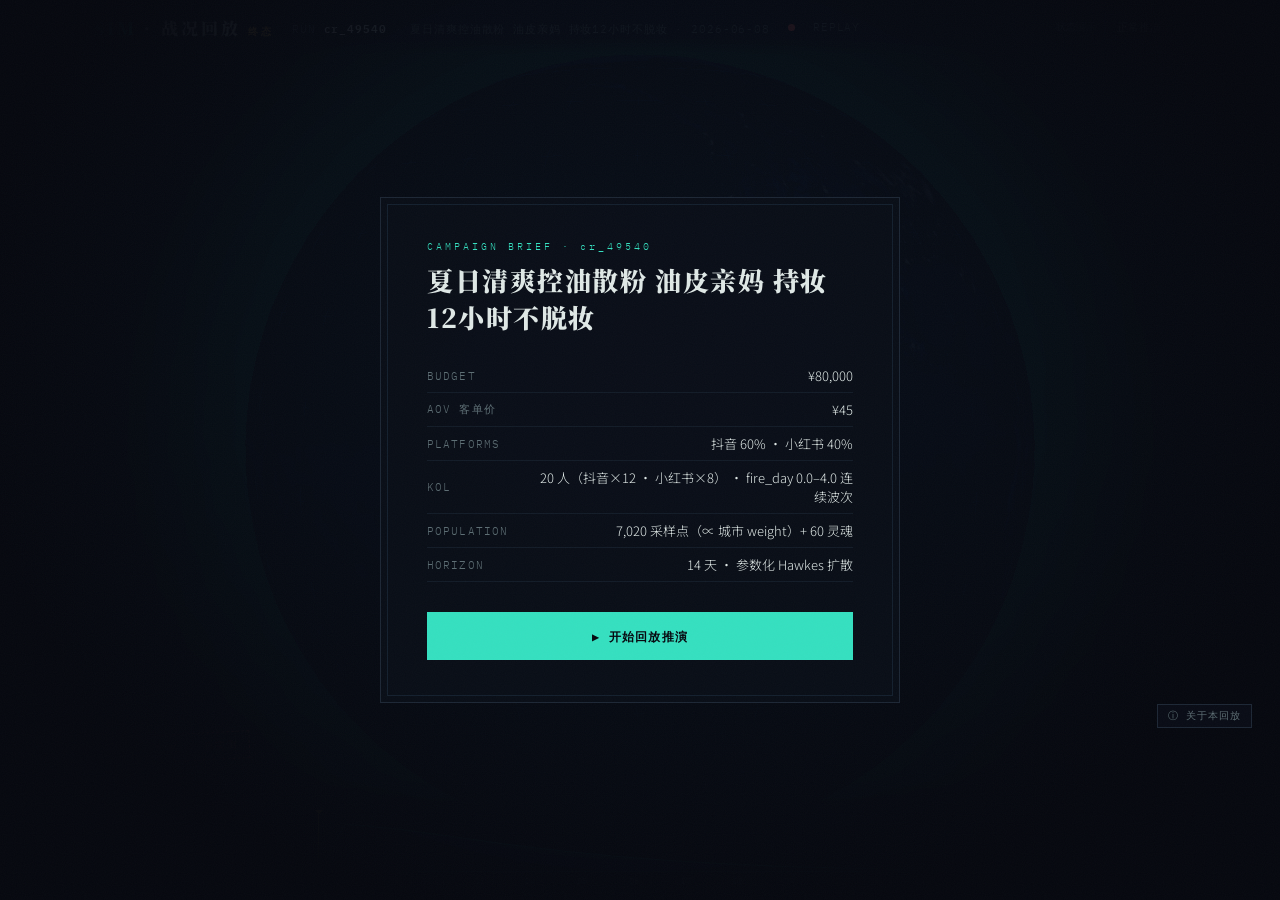
<file: frontend/replay/v3-final.html>
<!DOCTYPE html>
<html lang="zh-CN">
<head>
<meta charset="UTF-8">
<meta name="viewport" content="width=device-width, initial-scale=1.0">
<title>AUGUR · 战况回放 · 终态</title>
<link rel="preconnect" href="https://fonts.googleapis.com">
<link href="https://fonts.googleapis.com/css2?family=Noto+Serif+SC:wght@600;900&family=Noto+Sans+SC:wght@300;400;500&family=IBM+Plex+Mono:wght@400;600&display=swap" rel="stylesheet">
<style>
:root{
  --ink:#06080f; --ink2:#0a0e18;
  --phos:#35e0c0; --phos-dim:#1b4a4d;
  --gold:#ffc14d; --coral:#ff5d5d;
  --paper:#dfe8e6; --mute:#5d6e74;
  /* Google Fonts 为渐进增强；挂了/离线则回退优秀系统 CJK 字体（不再依赖外网、不变通用 sans）。字体自托管见 DECISIONS（CJK 全量自托管过重，取扎实降级栈）。 */
  --mono:'IBM Plex Mono',ui-monospace,'Cascadia Code',Consolas,Menlo,monospace;
  --serif:'Noto Serif SC','Source Han Serif SC','Songti SC',STSong,SimSun,serif;
  --sans:'Noto Sans SC','PingFang SC','Microsoft YaHei','Source Han Sans SC',system-ui,sans-serif;
}
*{margin:0;padding:0;box-sizing:border-box}
html,body{height:100%;overflow:hidden;background:var(--ink);color:var(--paper);font-family:var(--sans);font-weight:300}
canvas#gl{position:absolute;inset:0;display:block}
#fade{position:fixed;inset:0;background:var(--ink);opacity:0;pointer-events:none;transition:opacity .6s;z-index:30}

.grain{position:fixed;inset:-50%;width:200%;height:200%;pointer-events:none;opacity:.05;z-index:90;
  background-image:url("data:image/svg+xml,%3Csvg xmlns='http://www.w3.org/2000/svg' width='240' height='240'%3E%3Cfilter id='n'%3E%3CfeTurbulence type='fractalNoise' baseFrequency='0.9' numOctaves='2'/%3E%3C/filter%3E%3Crect width='240' height='240' filter='url(%23n)' opacity='0.6'/%3E%3C/svg%3E");
  animation:grain 7s steps(10) infinite}
@keyframes grain{0%,100%{transform:translate(0,0)}20%{transform:translate(-3%,2%)}40%{transform:translate(2%,-3%)}60%{transform:translate(-2%,-2%)}80%{transform:translate(3%,3%)}}

.bar{position:fixed;left:0;right:0;height:54px;background:linear-gradient(var(--ink) 70%,transparent);z-index:40;display:flex;align-items:center;padding:0 28px;gap:18px}
.bar.bottom{bottom:0;top:auto;background:linear-gradient(transparent,var(--ink) 30%);height:120px;align-items:flex-end;padding-bottom:14px}
.brand{font-family:var(--serif);font-weight:900;font-size:17px;letter-spacing:.18em}
.brand em{color:var(--phos);font-style:normal}
.meta{font-family:var(--mono);font-size:11px;color:var(--mute);letter-spacing:.08em}
.meta b{color:var(--paper);font-weight:600}
.livedot{width:7px;height:7px;border-radius:50%;background:var(--coral);animation:blink 1.4s infinite}
@keyframes blink{50%{opacity:.2}}
.stateSel{margin-left:auto;display:flex;align-items:center;gap:8px;font-family:var(--mono);font-size:10px;color:var(--mute)}
.stateSel select{background:var(--ink2);color:var(--paper);border:1px solid #1d2735;font-family:var(--mono);font-size:11px;padding:4px 8px;outline:none;cursor:pointer}

.counters{position:fixed;top:64px;right:28px;z-index:40;text-align:right;display:flex;flex-direction:column;gap:14px;opacity:0;transition:opacity 1s}
.counter .lbl{font-family:var(--mono);font-size:10px;letter-spacing:.25em;color:var(--mute)}
.counter .val{font-family:var(--mono);font-weight:600;font-size:30px;color:var(--phos);line-height:1.1;font-variant-numeric:tabular-nums}
.counter.gold .val{color:var(--gold)}
.counter .sub{font-family:var(--mono);font-size:10px;color:var(--mute)}

.actcard{position:fixed;left:64px;top:32%;z-index:45;pointer-events:none;opacity:0;transform:translateY(12px);transition:opacity .8s,transform .8s}
.actcard.show{opacity:1;transform:none}
.actcard .en{font-family:var(--mono);font-size:11px;letter-spacing:.5em;color:var(--phos)}
.actcard .zh{font-family:var(--serif);font-weight:900;font-size:60px;letter-spacing:.12em;line-height:1.15;text-shadow:0 0 40px #000}
.actcard .note{font-size:13px;color:var(--mute);margin-top:10px;max-width:340px;line-height:1.8}

.danmaku{position:fixed;left:0;right:0;top:120px;height:230px;z-index:35;pointer-events:none;overflow:hidden}
.dm{position:absolute;right:-40%;white-space:nowrap;font-size:13px;display:flex;gap:8px;align-items:center;animation:dmove linear forwards;opacity:.92}
.dm .who{font-family:var(--mono);font-size:10px;color:var(--ink);background:var(--phos);padding:2px 7px;border-radius:2px;font-weight:600}
.dm.neg .who{background:var(--coral)}
.dm.gold .who{background:var(--gold)}
.dm.fail{color:var(--coral);font-family:var(--mono);font-size:11px}
.dm.fail .who{background:#3a1820;color:var(--coral)}
@keyframes dmove{from{transform:translateX(0)}to{transform:translateX(calc(-100vw - 100%))}}

.timeline{flex:1;max-width:760px;margin:0 auto;position:relative;cursor:pointer;user-select:none}
.timeline svg{display:block;width:100%;height:58px}
.tl-days{display:flex;justify-content:space-between;font-family:var(--mono);font-size:9px;color:var(--mute);margin-top:3px}
.playhead{position:absolute;top:0;bottom:16px;width:1px;background:var(--gold);box-shadow:0 0 8px var(--gold)}
.playhead::after{content:'';position:absolute;top:-4px;left:-3.5px;border:4px solid transparent;border-top-color:var(--gold)}
.controls{display:flex;align-items:center;gap:10px}
.btn{background:transparent;border:1px solid #2a3a4a;color:var(--paper);font-family:var(--mono);font-size:12px;padding:8px 16px;cursor:pointer;letter-spacing:.1em;transition:.2s}
.btn:hover{border-color:var(--phos);color:var(--phos)}
.btn.primary{border-color:var(--phos);color:var(--ink);background:var(--phos);font-weight:600}
.btn.primary:hover{filter:brightness(1.15)}
.btn[disabled]{opacity:.35;cursor:not-allowed}
.dayBadge{font-family:var(--mono);font-size:13px;color:var(--gold);min-width:46px}

.stamp{position:fixed;left:24px;bottom:136px;z-index:40;font-family:var(--mono);font-size:10px;letter-spacing:.2em;color:var(--coral);border:1px dashed var(--coral);padding:6px 10px;transform:rotate(-3deg);opacity:.75}
.legend{position:fixed;left:28px;bottom:172px;z-index:40;font-family:var(--mono);font-size:10px;color:var(--mute);line-height:2;opacity:0;transition:opacity 1s}
.legend i{display:inline-block;width:8px;height:8px;border-radius:50%;margin-right:6px;vertical-align:middle}
.hint{position:fixed;right:28px;bottom:136px;z-index:40;font-family:var(--mono);font-size:10px;color:var(--mute);letter-spacing:.1em;opacity:0;transition:opacity 1s}

/* 证词卡（点击 agent） */
.agentCard{position:fixed;left:28px;top:118px;z-index:50;width:330px;background:#0a0e18f2;border:1px solid #1d2735;padding:20px 22px;display:none}
.agentCard.show{display:block}
.agentCard .k{font-family:var(--mono);font-size:9px;letter-spacing:.3em;color:var(--phos)}
.agentCard h3{font-family:var(--serif);font-weight:900;font-size:21px;margin:4px 0 2px}
.agentCard .sub{font-family:var(--mono);font-size:10px;color:var(--mute);margin-bottom:12px}
.agentCard .quote{font-size:13px;line-height:1.9;border-left:2px solid var(--phos);padding-left:12px;margin:10px 0}
.agentCard .quote.neg{border-color:var(--coral)}
.agentCard .row{display:flex;justify-content:space-between;font-family:var(--mono);font-size:11px;padding:5px 0;border-top:1px solid #131c28}
.agentCard .row b{color:var(--gold);font-weight:600}
.agentCard .nosoul{font-size:12px;color:var(--mute);line-height:1.9;border:1px dashed #2a3a4a;padding:10px 12px;margin-top:8px}
.agentCard .close{position:absolute;top:8px;right:12px;cursor:pointer;color:var(--mute);font-family:var(--mono)}
.agentCard .close:hover{color:var(--paper)}

.overlay{position:fixed;inset:0;z-index:60;display:flex;align-items:center;justify-content:center;background:radial-gradient(ellipse at 50% 40%,#0a1320cc,var(--ink) 75%)}
.brief{max-width:520px;border:1px solid #1d2735;background:#0a0e18ee;padding:42px 46px;position:relative}
.brief::before{content:'';position:absolute;inset:6px;border:1px solid #14202e;pointer-events:none}
.brief .k{font-family:var(--mono);font-size:10px;letter-spacing:.3em;color:var(--phos);margin-bottom:8px}
.brief h1{font-family:var(--serif);font-weight:900;font-size:34px;letter-spacing:.06em;margin-bottom:24px}
.brief table{width:100%;border-collapse:collapse;font-size:13px;margin-bottom:30px}
.brief td{padding:7px 0;border-bottom:1px solid #131c28}
.brief td:first-child{color:var(--mute);font-family:var(--mono);font-size:11px;letter-spacing:.1em;width:110px}
.brief td:last-child{text-align:right}
.hidden{display:none!important}
.loadlog{font-family:var(--mono);font-size:12px;line-height:2.2;color:var(--mute)}
.loadlog .ok{color:var(--phos)}
.loadlog .run{color:var(--gold)}
.pbar{height:3px;background:#15202c;margin:18px 0 8px}
.pbar i{display:block;height:100%;width:73%;background:var(--gold);animation:pb 3s ease-in-out infinite alternate}
@keyframes pb{to{width:76%}}
.emptyTitle{font-family:var(--serif);font-weight:900;font-size:46px;letter-spacing:.15em;color:#2c3a44;margin-bottom:18px}

.degbanner{position:fixed;top:54px;left:50%;transform:translateX(-50%);z-index:50;background:#2a1116;border:1px solid var(--coral);color:var(--coral);font-family:var(--mono);font-size:11px;letter-spacing:.1em;padding:8px 18px;display:none}

.verdict{position:fixed;top:0;right:0;bottom:0;width:480px;z-index:55;background:linear-gradient(270deg,#0a0e18f8 80%,transparent);padding:84px 36px 36px;transform:translateX(105%);transition:transform .9s cubic-bezier(.2,.8,.2,1);overflow-y:auto}
.verdict.show{transform:none}
.verdict .k{font-family:var(--mono);font-size:10px;letter-spacing:.4em;color:var(--phos)}
.verdict h2{font-family:var(--serif);font-weight:900;font-size:40px;margin:6px 0 4px}
.vbadge{display:inline-block;font-family:var(--mono);font-size:12px;border:1px solid var(--gold);color:var(--gold);padding:4px 12px;letter-spacing:.2em;margin:8px 0 26px}
.kpi{margin-bottom:20px}
.kpi .row{display:flex;justify-content:space-between;align-items:baseline;font-family:var(--mono)}
.kpi .name{font-size:11px;color:var(--mute);letter-spacing:.2em}
.kpi .p50{font-size:24px;font-weight:600}
.kpi .band{position:relative;height:6px;background:#13202b;margin-top:7px}
.kpi .band i{position:absolute;top:0;bottom:0;background:linear-gradient(90deg,#35e0c022,#35e0c077,#35e0c022)}
.kpi .band b{position:absolute;top:-2px;width:2px;height:10px;background:var(--gold)}
.kpi .pp{display:flex;justify-content:space-between;font-family:var(--mono);font-size:9px;color:var(--mute);margin-top:4px}
.sect{font-family:var(--mono);font-size:10px;letter-spacing:.3em;color:var(--mute);margin:26px 0 12px;border-top:1px solid #15202c;padding-top:18px}
.hbar{display:flex;align-items:center;gap:10px;margin-bottom:8px;font-size:12px}
.hbar .n{width:64px;color:var(--mute);font-family:var(--mono);font-size:10px}
.hbar .t{flex:1;height:10px;background:#101a24}
.hbar .t i{display:block;height:100%;background:var(--phos)}
.hbar .v{font-family:var(--mono);font-size:11px;width:48px;text-align:right}
.foot{margin-top:26px;border:1px dashed #3a2a2a;padding:12px 14px;font-size:11px;line-height:1.9;color:#b08585}
.vbtns{display:flex;gap:10px;margin-top:24px}

/* 终态：诚实层 */
.demoWm{position:fixed;left:28px;top:62px;z-index:80;font-family:var(--mono);font-size:10px;letter-spacing:.2em;color:var(--gold);border:1px dashed var(--gold);padding:4px 10px;opacity:.8;pointer-events:none;display:none}
.aboutBadge{position:fixed;right:28px;bottom:172px;z-index:66;/* 高于 verdict(55) 与 aboutPanel(65)：判决态下角标仍可点、面板可关 */font-family:var(--mono);font-size:10px;color:var(--mute);border:1px solid #1d2735;padding:4px 10px;cursor:pointer;background:#0a0e18cc;letter-spacing:.1em}
.aboutBadge:hover{color:var(--phos);border-color:var(--phos)}
.aboutPanel{position:fixed;right:28px;bottom:204px;z-index:65;width:380px;background:#0a0e18f5;border:1px solid #1d2735;padding:16px 18px;font-size:11px;line-height:1.9;color:var(--paper)}
.aboutPanel .abK{font-family:var(--mono);font-size:9px;letter-spacing:.25em;color:var(--phos);margin-top:10px}
.aboutPanel .abI{color:var(--mute)}
.synthTag{display:inline-block;font-family:var(--mono);font-size:9px;color:var(--gold);border:1px dashed var(--gold);padding:0 5px;margin-left:6px;opacity:.8;font-weight:400}
.unmappedNote{position:fixed;left:24px;bottom:110px;z-index:46;font-family:var(--mono);font-size:10px;color:var(--coral);border:1px dashed var(--coral);padding:4px 10px;display:none}
</style>
</head>
<body>
<canvas id="gl"></canvas>
<div id="fade"></div>
<div class="grain"></div>

<div class="bar">
  <span class="brand">ORAN<em>SIM</em> · 战况回放 <span style="font-family:var(--mono);font-size:10px;color:var(--gold)">终态</span></span>
  <span class="meta" id="runMeta">RUN <b>—</b></span>
  <span class="livedot"></span><span class="meta">REPLAY</span>
  <div class="stateSel">状态演示
    <select id="stateSel">
      <option value="normal">正常推演</option>
      <option value="degraded">部分灵魂失败（降级）</option>
      <option value="loading">推演进行中</option>
      <option value="empty">空状态</option>
    </select>
  </div>
</div>

<div class="degbanner" id="degbanner">⚠ —/— 灵魂 LLM 调用失败 · 口碑面证据不足 · 置信带已加宽 ×1.8</div>

<div class="counters" id="counters">
  <div class="counter"><div class="lbl">曝光 IMPRESSIONS</div><div class="val" id="cImp">0</div></div>
  <div class="counter"><div class="lbl">点击 CLICKS</div><div class="val" id="cClk">0</div></div>
  <div class="counter gold"><div class="lbl">转化 CONVERSIONS</div><div class="val" id="cCvr">0</div></div>
  <div class="counter gold"><div class="lbl">GMV</div><div class="val" id="cGmv">¥0</div><div class="sub" id="cRoi"></div></div>
</div>

<div class="actcard" id="actcard">
  <div class="en" id="actEn"></div>
  <div class="zh" id="actZh"></div>
  <div class="note" id="actNote"></div>
</div>

<div class="danmaku" id="danmaku"></div>

<div class="legend" id="legend">
  <i style="background:#1b4a4d"></i>未触达<br>
  <i style="background:#35e0c0"></i>已触达<br>
  <i style="background:#ffc14d"></i>已转化<br>
  <i style="background:#fff;box-shadow:0 0 6px #fff"></i>灵魂 agent（共 <span id="legendSouls">—</span> · 可点击问证词）<br>
  <span style="opacity:.7"><span id="legendDots">—</span> 采样点 · 撒点数 ∝ 城市 weight（种子 PRNG 确定性）<br>城市亮度 = 实时触达率 · 弧线为扩散强度的舞台化呈现</span>
</div>
<div class="stamp">SIMULATED · 推演数据 · 非实测</div>
<div class="hint" id="hint">拖动旋转 · 滚轮缩放 · 点击光点查身份证词</div>

<div class="demoWm" id="demoWm">演示数据 · 内嵌样本（非 replay.json 实时件）</div>
<div class="unmappedNote" id="unmappedNote"></div>
<div class="aboutBadge" id="aboutBadge">ⓘ 关于本回放</div>
<div class="aboutPanel hidden" id="aboutPanel"><div class="abK" style="margin-top:0">ABOUT THIS REPLAY · 数据来源声明</div><div id="aboutBody"></div></div>

<div class="agentCard" id="agentCard">
  <span class="close" id="acClose">✕</span>
  <div class="k" id="acKind">AGENT</div>
  <h3 id="acName">—</h3>
  <div class="sub" id="acSub">—</div>
  <div id="acBody"></div>
</div>

<div class="bar bottom">
  <div class="controls">
    <button class="btn primary" id="playBtn">▶ 播放</button>
    <button class="btn" id="speedBtn">×1</button>
    <span class="dayBadge" id="dayBadge">D+0</span>
  </div>
  <div class="timeline" id="timeline">
    <svg id="tlsvg" viewBox="0 0 760 58" preserveAspectRatio="none"></svg>
    <div class="playhead" id="playhead" style="left:0"></div>
    <div class="tl-days" id="tldays"></div>
  </div>
  <div class="controls"><button class="btn" id="replayBtn">↺ 重放</button></div>
</div>

<div class="verdict" id="verdict">
  <div class="k" id="vK">VERDICT · 收束</div>
  <h2>建议执行</h2>
  <div class="vbadge" id="vbadge">—</div>
  <div id="kpis"></div>
  <div class="sect">平台分配 PER PLATFORM</div>
  <div id="platforms"></div>
  <div class="sect">城市层级渗透 PENETRATION</div>
  <div id="tiers"></div>
  <div class="sect">口碑面 SENTIMENT</div>
  <div style="font-size:13px;line-height:1.9" id="wom">—</div>
  <div class="foot">⚠ 诚实声明：本判决基于闭环评测（评估器与生成器同源），外部效度未验证。弧线与人群走位是扩散强度的舞台化呈现，非个体级传播路径——Hawkes 输出的是段级强度，不含"谁传给谁"。置信带由 LightGBM 分位回归给出，不是贝叶斯后验。</div>
  <div class="vbtns">
    <button class="btn" id="vReplay">↺ 重放推演</button>
    <button class="btn" disabled title="v1 不做">导出报告 PDF</button>
  </div>
</div>

<div class="overlay" id="briefOverlay">
  <div class="brief">
    <div class="k" id="briefK">CAMPAIGN BRIEF</div>
    <h1 id="briefTitle" style="font-size:26px">—</h1>
    <table>
      <tr><td>BUDGET</td><td id="bBudget">—</td></tr>
      <tr><td>AOV 客单价</td><td id="bAov">—</td></tr>
      <tr><td>PLATFORMS</td><td id="bPlat">—</td></tr>
      <tr><td>KOL</td><td id="bKol">—</td></tr>
      <tr><td>POPULATION</td><td id="bPop">—</td></tr>
      <tr><td>HORIZON</td><td id="bHor">—</td></tr>
    </table>
    <button class="btn primary" id="startBtn" style="width:100%;padding:13px">▶ 开始回放推演</button>
  </div>
</div>

<div class="overlay hidden" id="loadingOverlay">
  <div class="brief">
    <div class="k">PIPELINE · 推演进行中</div>
    <h1 style="font-size:26px">Hawkes 扩散推演中</h1>
    <div class="loadlog">
      <div class="ok">✓ IPF 人口校准 · 统计人群就绪</div>
      <div class="ok">✓ LightGBM 世界模型 · p25/p50/p75</div>
      <div class="ok">✓ 灵魂池采样 · top-<span id="ldSouls1">—</span></div>
      <div class="run">▸ 参数化 Hawkes · <span id="ldSouls2">—</span> 段影响矩阵 · <span id="ldDays">—</span> 天 rollout…</div>
      <div class="run">▸ 灵魂 LLM 评论生成 · <span id="ldProg">—</span>/<span id="ldSouls3">—</span>…</div>
    </div>
    <div class="pbar"><i></i></div>
    <div class="meta">已运行 — · 预计还需 — · CPU 推演慢不是挂了 <span class="synthTag">状态演示 · 进度/耗时为占位非实测</span></div>
  </div>
</div>

<div class="overlay hidden" id="emptyOverlay">
  <div style="text-align:center">
    <div class="emptyTitle">尚无推演记录</div>
    <div class="meta" style="line-height:2.2">还没有跑过任何 campaign 模拟。<br>
    <b>POST /api/predict</b> 提交投放 brief，或本机执行 <b>run-oransim.ps1</b></div>
  </div>
</div>

<div class="overlay hidden" id="cdnOverlay">
  <div class="brief">
    <div class="k" style="color:var(--coral)">RENDERER UNAVAILABLE</div>
    <h1 style="font-size:24px">三维引擎加载失败</h1>
    <div style="font-size:13px;color:var(--mute);line-height:2">Three.js CDN（unpkg.com）不可达——离线或代理拦截。<br>本回放依赖 WebGL，无 2D 降级（v2 边界，见终态说明）。请检查网络后刷新。</div>
  </div>
</div>

<script type="importmap">
{"imports":{
  "three":"./vendor/three/three.module.js",
  "three/addons/":"./vendor/three/addons/"
}}
</script>
<script>
window.__errs=[];
window.addEventListener('error',e=>window.__errs.push((e.message||'')+' @'+(e.lineno||'?')));
window.addEventListener('unhandledrejection',e=>window.__errs.push('promise: '+(e.reason&&e.reason.message||e.reason)));
// CDN 兜底：模块 4s 内没标记加载成功 → 诚实报错卡；之后持续探测，引擎迟到（慢网非断网）则撤销误判
setTimeout(()=>{ if(!window.__engineUp){
  document.getElementById('cdnOverlay').classList.remove('hidden'); document.getElementById('briefOverlay').classList.add('hidden');
  const iv=setInterval(()=>{ if(window.__engineUp){ clearInterval(iv);
    document.getElementById('cdnOverlay').classList.add('hidden'); document.getElementById('briefOverlay').classList.remove('hidden'); } },500);
} },4000);
</script>
<script>
/* 内嵌兜底数据：replay.json v1 实物原样内嵌——file:// 双击 / 断网 / ?demo=1 时的主路径（N1.2） */
window.__REPLAY_EMBED={
 "version": 1,
 "meta": {
  "creative_id": "cr_49540",
  "caption": "夏日清爽控油散粉 油皮亲妈 持妆12小时不脱妆",
  "run_timestamp": "2026-06-08T18:02:35",
  "generated_by": "replay_export.py v1",
  "synthetic_fields": [
   "souls[].t (后端无 timestamp，按扩散曲线合成)",
   "kols[].platform / fire_day / city (T2_A1 无此字段，确定性合成)"
  ]
 },
 "budget": 80000.0,
 "platform_alloc": {
  "douyin": 0.6,
  "xhs": 0.4
 },
 "kpis": {
  "impressions": 2038095.2381,
  "clicks": 27052.8051,
  "conversions": 5382.8141,
  "cost": 80000.0,
  "revenue": 242226.6333,
  "ctr": 0.0133,
  "cvr": 0.199,
  "roi": 2.0278,
  "aov": 45.0
 },
 "funnel_percentiles": {
  "A1_awareness": {
   "p25": 1579523.8,
   "p50": 2038095.2,
   "p75": 2496666.7
  },
  "A2_interest": {
   "p25": 37738.7,
   "p50": 48695.0,
   "p75": 59651.4
  },
  "A3_engagement": {
   "p25": 20965.9,
   "p50": 27052.8,
   "p75": 33139.7
  },
  "A4_conversion": {
   "p25": 4171.7,
   "p50": 5382.8,
   "p75": 6593.9
  },
  "A5_loyalty": {
   "p25": 750.9,
   "p50": 968.9,
   "p75": 1186.9
  }
 },
 "per_platform": {
  "douyin": {
   "impressions": 1371428.5714,
   "impressions_std": 0.0,
   "clicks": 21167.8801,
   "clicks_std": 4.6805,
   "conversions": 4886.2156,
   "conversions_std": 4.2239,
   "ctr": 0.0154,
   "ctr_std": 0.0,
   "cvr": 0.2308,
   "cvr_std": 0.0002,
   "roi": 3.5808,
   "roi_std": 0.004,
   "revenue": 219879.7004,
   "revenue_std": 190.0771,
   "cost": 48000.0,
   "cost_std": 0.0
  },
  "xhs": {
   "impressions": 666666.6667,
   "impressions_std": 0.0,
   "clicks": 5884.925,
   "clicks_std": 3.6756,
   "conversions": 1354.7283,
   "conversions_std": 2.8984,
   "ctr": 0.0088,
   "ctr_std": 0.0,
   "cvr": 0.2302,
   "cvr_std": 0.0004,
   "roi": 0.9051,
   "roi_std": 0.0041,
   "revenue": 60962.773,
   "revenue_std": 130.4264,
   "cost": 32000.0,
   "cost_std": 0.0
  }
 },
 "days": 14,
 "daily_total": [
  42609.44,
  37981.09,
  31264.14,
  24534.19,
  18650.26,
  13860.2,
  10128.0,
  7304.95,
  5214.62,
  3691.41,
  2595.19,
  1814.02,
  1261.84,
  874.1
 ],
 "daily_paid": [
  37991.2,
  25466.27,
  17070.55,
  11442.73,
  7670.29,
  5141.55,
  3446.48,
  2310.25,
  1548.61,
  1038.06,
  695.83,
  466.43,
  312.66,
  209.58
 ],
 "daily_organic": [
  4618.24,
  12514.82,
  14193.6,
  13091.46,
  10979.97,
  8718.65,
  6681.51,
  4994.71,
  3666.02,
  2653.35,
  1899.35,
  1347.59,
  949.18,
  664.52
 ],
 "peak_day": 2.0,
 "organic_share": 0.431,
 "branching_ratio": 0.35,
 "sentiment": {
  "sentiment_distribution": {
   "positive": 0.9,
   "neutral": 0.1,
   "negative": 0.0
  },
  "net_sentiment_score": 0.6517,
  "high_intent_pct": 0.9,
  "avg_purchase_intent_7d": 0.857,
  "feel_breakdown": {
   "心动": 17,
   "购买冲动": 23,
   "好奇": 14,
   "无感": 6
  },
  "key_opinion_themes": [
   {
    "theme": "文案挺真诚 不像硬广",
    "count": 10
   },
   {
    "theme": "BGM 很抓耳",
    "count": 10
   },
   {
    "theme": "达人之前买过 她推的不踩雷",
    "count": 8
   },
   {
    "theme": "剧情有点意思 想看完",
    "count": 7
   },
   {
    "theme": "正好最近在看这个",
    "count": 6
   },
   {
    "theme": "封面颜色挺清爽",
    "count": 6
   }
  ],
  "agent_count": 60,
  "llm_backed": 0
 },
 "cities": [
  {
   "name": "保定",
   "lat": 38.87,
   "lng": 115.46,
   "tier": 3,
   "weight": 7
  },
  {
   "name": "绵阳",
   "lat": 31.47,
   "lng": 104.68,
   "tier": 4,
   "weight": 6
  },
  {
   "name": "九江",
   "lat": 29.71,
   "lng": 116.0,
   "tier": 4,
   "weight": 5
  },
  {
   "name": "广州",
   "lat": 23.13,
   "lng": 113.26,
   "tier": 1,
   "weight": 4
  },
  {
   "name": "淮安",
   "lat": 33.61,
   "lng": 119.02,
   "tier": 4,
   "weight": 4
  },
  {
   "name": "济南",
   "lat": 36.65,
   "lng": 117.12,
   "tier": 3,
   "weight": 3
  },
  {
   "name": "烟台",
   "lat": 37.46,
   "lng": 121.44,
   "tier": 3,
   "weight": 3
  },
  {
   "name": "达州",
   "lat": 31.21,
   "lng": 107.47,
   "tier": 4,
   "weight": 3
  },
  {
   "name": "重庆",
   "lat": 29.56,
   "lng": 106.55,
   "tier": 2,
   "weight": 3
  },
  {
   "name": "成都",
   "lat": 30.66,
   "lng": 104.07,
   "tier": 2,
   "weight": 2
  },
  {
   "name": "杭州",
   "lat": 30.27,
   "lng": 120.16,
   "tier": 2,
   "weight": 2
  },
  {
   "name": "玉林",
   "lat": 22.63,
   "lng": 110.17,
   "tier": 4,
   "weight": 2
  },
  {
   "name": "苏州",
   "lat": 31.3,
   "lng": 120.58,
   "tier": 2,
   "weight": 2
  },
  {
   "name": "长沙",
   "lat": 28.23,
   "lng": 112.94,
   "tier": 2,
   "weight": 2
  },
  {
   "name": "驻马店",
   "lat": 33.01,
   "lng": 114.02,
   "tier": 5,
   "weight": 2
  },
  {
   "name": "上海",
   "lat": 31.23,
   "lng": 121.47,
   "tier": 1,
   "weight": 1
  },
  {
   "name": "北京",
   "lat": 39.9,
   "lng": 116.41,
   "tier": 1,
   "weight": 1
  },
  {
   "name": "南京",
   "lat": 32.06,
   "lng": 118.8,
   "tier": 2,
   "weight": 1
  },
  {
   "name": "厦门",
   "lat": 24.48,
   "lng": 118.09,
   "tier": 3,
   "weight": 1
  },
  {
   "name": "合肥",
   "lat": 31.86,
   "lng": 117.28,
   "tier": 3,
   "weight": 1
  },
  {
   "name": "周口",
   "lat": 33.62,
   "lng": 114.65,
   "tier": 5,
   "weight": 1
  },
  {
   "name": "宿迁",
   "lat": 33.96,
   "lng": 118.28,
   "tier": 4,
   "weight": 1
  },
  {
   "name": "深圳",
   "lat": 22.54,
   "lng": 114.06,
   "tier": 1,
   "weight": 1
  },
  {
   "name": "福州",
   "lat": 26.08,
   "lng": 119.3,
   "tier": 3,
   "weight": 1
  },
  {
   "name": "西安",
   "lat": 34.34,
   "lng": 108.94,
   "tier": 2,
   "weight": 1
  }
 ],
 "unmapped_cities": [],
 "kols": [
  {
   "name": "IndigoArchive",
   "kol_id": "KOL_000090",
   "tier": "腰部",
   "niche": "美妆",
   "platform": "douyin",
   "city": "保定",
   "fire_day": 0.0,
   "fans": 481395,
   "reach": 168488,
   "cost": 66721.3,
   "roi": 3.789
  },
  {
   "name": "SilverMuse",
   "kol_id": "KOL_000040",
   "tier": "尾部",
   "niche": "美妆",
   "platform": "douyin",
   "city": "绵阳",
   "fire_day": 0.21,
   "fans": 207947,
   "reach": 72781,
   "cost": 8783.7,
   "roi": 4.576
  },
  {
   "name": "CrystalClub",
   "kol_id": "KOL_000020",
   "tier": "尾部",
   "niche": "美妆",
   "platform": "xhs",
   "city": "九江",
   "fire_day": 0.42,
   "fans": 107613,
   "reach": 37664,
   "cost": 684.4,
   "roi": 5.125
  },
  {
   "name": "IndigoDiary",
   "kol_id": "KOL_000170",
   "tier": "尾部",
   "niche": "美妆",
   "platform": "xhs",
   "city": "广州",
   "fire_day": 0.63,
   "fans": 72724,
   "reach": 25453,
   "cost": 1474.8,
   "roi": 5.372
  },
  {
   "name": "HarborRecord",
   "kol_id": "KOL_000110",
   "tier": "KOC",
   "niche": "美妆",
   "platform": "xhs",
   "city": "淮安",
   "fire_day": 0.84,
   "fans": 22064,
   "reach": 7722,
   "cost": 182.0,
   "roi": 5.556
  },
  {
   "name": "SolarMuse",
   "kol_id": "KOL_000010",
   "tier": "KOC",
   "niche": "美妆",
   "platform": "xhs",
   "city": "济南",
   "fire_day": 1.05,
   "fans": 21911,
   "reach": 7668,
   "cost": 149.0,
   "roi": 5.555
  },
  {
   "name": "IvoryMuse",
   "kol_id": "KOL_000180",
   "tier": "KOC",
   "niche": "美妆",
   "platform": "xhs",
   "city": "烟台",
   "fire_day": 1.26,
   "fans": 19988,
   "reach": 6995,
   "cost": 100.9,
   "roi": 5.529
  },
  {
   "name": "JadeJournal",
   "kol_id": "KOL_000000",
   "tier": "KOC",
   "niche": "美妆",
   "platform": "xhs",
   "city": "达州",
   "fire_day": 1.47,
   "fans": 19781,
   "reach": 6923,
   "cost": 168.1,
   "roi": 5.526
  },
  {
   "name": "VelvetRecord",
   "kol_id": "KOL_000070",
   "tier": "KOC",
   "niche": "美妆",
   "platform": "douyin",
   "city": "重庆",
   "fire_day": 1.68,
   "fans": 14666,
   "reach": 5133,
   "cost": 141.5,
   "roi": 5.405
  },
  {
   "name": "VelvetDiary",
   "kol_id": "KOL_000100",
   "tier": "KOC",
   "niche": "美妆",
   "platform": "xhs",
   "city": "成都",
   "fire_day": 1.89,
   "fans": 12131,
   "reach": 4245,
   "cost": 372.4,
   "roi": 5.301
  },
  {
   "name": "OakMonthly",
   "kol_id": "KOL_000060",
   "tier": "KOC",
   "niche": "美妆",
   "platform": "douyin",
   "city": "杭州",
   "fire_day": 2.11,
   "fans": 11413,
   "reach": 3994,
   "cost": 123.8,
   "roi": 5.264
  },
  {
   "name": "EmberDiary",
   "kol_id": "KOL_000130",
   "tier": "KOC",
   "niche": "美妆",
   "platform": "douyin",
   "city": "玉林",
   "fire_day": 2.32,
   "fans": 7603,
   "reach": 2661,
   "cost": 33.5,
   "roi": 4.972
  },
  {
   "name": "JadeGallery",
   "kol_id": "KOL_000160",
   "tier": "KOC",
   "niche": "美妆",
   "platform": "douyin",
   "city": "苏州",
   "fire_day": 2.53,
   "fans": 7079,
   "reach": 2477,
   "cost": 64.4,
   "roi": 4.914
  },
  {
   "name": "EmberArchive",
   "kol_id": "KOL_000190",
   "tier": "KOC",
   "niche": "美妆",
   "platform": "douyin",
   "city": "长沙",
   "fire_day": 2.74,
   "fans": 5262,
   "reach": 1841,
   "cost": 75.0,
   "roi": 4.658
  },
  {
   "name": "OakMonthly",
   "kol_id": "KOL_000050",
   "tier": "KOC",
   "niche": "美妆",
   "platform": "douyin",
   "city": "驻马店",
   "fire_day": 2.95,
   "fans": 4627,
   "reach": 1619,
   "cost": 87.2,
   "roi": 4.541
  },
  {
   "name": "SilverMonthly",
   "kol_id": "KOL_000150",
   "tier": "KOC",
   "niche": "美妆",
   "platform": "douyin",
   "city": "上海",
   "fire_day": 3.16,
   "fans": 3952,
   "reach": 1383,
   "cost": 23.5,
   "roi": 4.394
  },
  {
   "name": "PrairieDiary",
   "kol_id": "KOL_000030",
   "tier": "KOC",
   "niche": "美妆",
   "platform": "douyin",
   "city": "北京",
   "fire_day": 3.37,
   "fans": 3914,
   "reach": 1369,
   "cost": 90.8,
   "roi": 4.385
  },
  {
   "name": "JadePress",
   "kol_id": "KOL_000080",
   "tier": "KOC",
   "niche": "美妆",
   "platform": "douyin",
   "city": "南京",
   "fire_day": 3.58,
   "fans": 2411,
   "reach": 843,
   "cost": 32.8,
   "roi": 3.927
  },
  {
   "name": "SolarJournal",
   "kol_id": "KOL_000140",
   "tier": "KOC",
   "niche": "美妆",
   "platform": "douyin",
   "city": "厦门",
   "fire_day": 3.79,
   "fans": 1824,
   "reach": 638,
   "cost": 28.8,
   "roi": 3.671
  },
  {
   "name": "CoralPress",
   "kol_id": "KOL_000120",
   "tier": "KOC",
   "niche": "美妆",
   "platform": "xhs",
   "city": "合肥",
   "fire_day": 4.0,
   "fans": 531,
   "reach": 185,
   "cost": 1.3,
   "roi": 2.745
  }
 ],
 "souls": [
  {
   "t": 0.11,
   "t_synthetic": true,
   "persona": "17岁男·淮安·白领·月入分位8/10",
   "city": "淮安",
   "text": "达人之前买过 她推的不踩雷",
   "comment": "看起来不错等降价",
   "feel": "购买冲动",
   "sentiment": 1,
   "will_click": true,
   "purchase_intent_7d": 0.95
  },
  {
   "t": 0.16,
   "t_synthetic": true,
   "persona": "54岁男·济南·蓝领·月入分位1/10",
   "city": "济南",
   "text": "文案挺真诚 不像硬广",
   "comment": "跟我家娃挺配",
   "feel": "心动",
   "sentiment": 1,
   "will_click": true,
   "purchase_intent_7d": 0.95
  },
  {
   "t": 0.2,
   "t_synthetic": true,
   "persona": "27岁男·达州·个体·月入分位8/10",
   "city": "达州",
   "text": "文案挺真诚 不像硬广",
   "comment": "看起来不错等降价",
   "feel": "好奇",
   "sentiment": 0,
   "will_click": true,
   "purchase_intent_7d": 0.95
  },
  {
   "t": 0.29,
   "t_synthetic": true,
   "persona": "41岁女·长沙·白领·月入分位9/10",
   "city": "长沙",
   "text": "达人之前买过 她推的不踩雷",
   "comment": "跟我家娃挺配",
   "feel": "购买冲动",
   "sentiment": 1,
   "will_click": true,
   "purchase_intent_7d": 0.95
  },
  {
   "t": 0.42,
   "t_synthetic": true,
   "persona": "21岁女·九江·学生·月入分位6/10",
   "city": "九江",
   "text": "BGM 很抓耳",
   "comment": "这个色我真的爱",
   "feel": "心动",
   "sentiment": 1,
   "will_click": true,
   "purchase_intent_7d": 0.95
  },
  {
   "t": 0.53,
   "t_synthetic": true,
   "persona": "70岁男·九江·退休·月入分位4/10",
   "city": "九江",
   "text": "达人之前买过 她推的不踩雷",
   "comment": "种草了",
   "feel": "购买冲动",
   "sentiment": 1,
   "will_click": true,
   "purchase_intent_7d": 0.95
  },
  {
   "t": 0.53,
   "t_synthetic": true,
   "persona": "51岁男·杭州·个体·月入分位8/10",
   "city": "杭州",
   "text": "BGM 很抓耳",
   "comment": "已下单",
   "feel": "心动",
   "sentiment": 1,
   "will_click": true,
   "purchase_intent_7d": 0.95
  },
  {
   "t": 0.65,
   "t_synthetic": true,
   "persona": "38岁男·保定·蓝领·月入分位5/10",
   "city": "保定",
   "text": "文案挺真诚 不像硬广",
   "comment": "已下单",
   "feel": "购买冲动",
   "sentiment": 1,
   "will_click": true,
   "purchase_intent_7d": 0.95
  },
  {
   "t": 0.76,
   "t_synthetic": true,
   "persona": "48岁女·杭州·白领·月入分位3/10",
   "city": "杭州",
   "text": "剧情有点意思 想看完",
   "comment": "种草了",
   "feel": "好奇",
   "sentiment": 0,
   "will_click": true,
   "purchase_intent_7d": 0.95
  },
  {
   "t": 0.76,
   "t_synthetic": true,
   "persona": "46岁男·达州·个体·月入分位9/10",
   "city": "达州",
   "text": "价格看着能接受",
   "comment": "种草了",
   "feel": "好奇",
   "sentiment": 0,
   "will_click": true,
   "purchase_intent_7d": 0.95
  },
  {
   "t": 0.8,
   "t_synthetic": true,
   "persona": "66岁男·广州·退休·月入分位6/10",
   "city": "广州",
   "text": "有真人试色 / 实拍",
   "comment": "这个色我真的爱",
   "feel": "心动",
   "sentiment": 1,
   "will_click": true,
   "purchase_intent_7d": 0.95
  },
  {
   "t": 1.01,
   "t_synthetic": true,
   "persona": "42岁男·北京·蓝领·月入分位8/10",
   "city": "北京",
   "text": "BGM 很抓耳",
   "comment": "求链接姐妹",
   "feel": "好奇",
   "sentiment": 0,
   "will_click": true,
   "purchase_intent_7d": 0.95
  },
  {
   "t": 1.15,
   "t_synthetic": true,
   "persona": "46岁女·济南·无业·月入分位7/10",
   "city": "济南",
   "text": "BGM 很抓耳",
   "comment": "种草了",
   "feel": "心动",
   "sentiment": 1,
   "will_click": true,
   "purchase_intent_7d": 0.95
  },
  {
   "t": 1.24,
   "t_synthetic": true,
   "persona": "56岁女·广州·白领·月入分位6/10",
   "city": "广州",
   "text": "价格看着能接受",
   "comment": "种草了",
   "feel": "心动",
   "sentiment": 1,
   "will_click": true,
   "purchase_intent_7d": 0.95
  },
  {
   "t": 1.4,
   "t_synthetic": true,
   "persona": "23岁男·达州·学生·月入分位2/10",
   "city": "达州",
   "text": "文案挺真诚 不像硬广",
   "comment": "跟我家娃挺配",
   "feel": "心动",
   "sentiment": 1,
   "will_click": true,
   "purchase_intent_7d": 0.95
  },
  {
   "t": 1.48,
   "t_synthetic": true,
   "persona": "38岁男·苏州·白领·月入分位6/10",
   "city": "苏州",
   "text": "剧情有点意思 想看完",
   "comment": "种草了",
   "feel": "心动",
   "sentiment": 1,
   "will_click": true,
   "purchase_intent_7d": 0.95
  },
  {
   "t": 1.55,
   "t_synthetic": true,
   "persona": "29岁女·九江·蓝领·月入分位9/10",
   "city": "九江",
   "text": "达人之前买过 她推的不踩雷",
   "comment": "这个色我真的爱",
   "feel": "好奇",
   "sentiment": 0,
   "will_click": true,
   "purchase_intent_7d": 0.95
  },
  {
   "t": 1.65,
   "t_synthetic": true,
   "persona": "44岁女·宿迁·白领·月入分位0/10",
   "city": "宿迁",
   "text": "正好最近在看这个",
   "comment": "这个色我真的爱",
   "feel": "购买冲动",
   "sentiment": 1,
   "will_click": true,
   "purchase_intent_7d": 0.95
  },
  {
   "t": 1.66,
   "t_synthetic": true,
   "persona": "55岁男·绵阳·自由职业·月入分位5/10",
   "city": "绵阳",
   "text": "文案挺真诚 不像硬广",
   "comment": "种草了",
   "feel": "好奇",
   "sentiment": 0,
   "will_click": true,
   "purchase_intent_7d": 0.95
  },
  {
   "t": 1.75,
   "t_synthetic": true,
   "persona": "24岁女·重庆·蓝领·月入分位6/10",
   "city": "重庆",
   "text": "BGM 很抓耳",
   "comment": "求链接姐妹",
   "feel": "购买冲动",
   "sentiment": 1,
   "will_click": true,
   "purchase_intent_7d": 0.95
  },
  {
   "t": 1.79,
   "t_synthetic": true,
   "persona": "33岁女·烟台·个体·月入分位9/10",
   "city": "烟台",
   "text": "正好最近在看这个",
   "comment": "看起来不错等降价",
   "feel": "购买冲动",
   "sentiment": 1,
   "will_click": true,
   "purchase_intent_7d": 0.95
  },
  {
   "t": 1.84,
   "t_synthetic": true,
   "persona": "63岁女·长沙·蓝领·月入分位9/10",
   "city": "长沙",
   "text": "封面颜色挺清爽",
   "comment": "看起来不错等降价",
   "feel": "心动",
   "sentiment": 1,
   "will_click": true,
   "purchase_intent_7d": 0.95
  },
  {
   "t": 1.85,
   "t_synthetic": true,
   "persona": "35岁男·绵阳·自由职业·月入分位8/10",
   "city": "绵阳",
   "text": "剧情有点意思 想看完",
   "comment": "看起来不错等降价",
   "feel": "好奇",
   "sentiment": 0,
   "will_click": true,
   "purchase_intent_7d": 0.95
  },
  {
   "t": 1.92,
   "t_synthetic": true,
   "persona": "22岁女·玉林·学生·月入分位2/10",
   "city": "玉林",
   "text": "剧情有点意思 想看完",
   "comment": "已下单",
   "feel": "心动",
   "sentiment": 1,
   "will_click": true,
   "purchase_intent_7d": 0.95
  },
  {
   "t": 2.1,
   "t_synthetic": true,
   "persona": "50岁男·驻马店·个体·月入分位1/10",
   "city": "驻马店",
   "text": "文案挺真诚 不像硬广",
   "comment": "这个色我真的爱",
   "feel": "心动",
   "sentiment": 1,
   "will_click": true,
   "purchase_intent_7d": 0.95
  },
  {
   "t": 2.33,
   "t_synthetic": true,
   "persona": "66岁男·福州·退休·月入分位9/10",
   "city": "福州",
   "text": "封面颜色挺清爽",
   "comment": "看起来不错等降价",
   "feel": "好奇",
   "sentiment": 0,
   "will_click": true,
   "purchase_intent_7d": 0.95
  },
  {
   "t": 2.42,
   "t_synthetic": true,
   "persona": "55岁男·绵阳·白领·月入分位7/10",
   "city": "绵阳",
   "text": "BGM 很抓耳",
   "comment": "这个色我真的爱",
   "feel": "购买冲动",
   "sentiment": 1,
   "will_click": true,
   "purchase_intent_7d": 0.95
  },
  {
   "t": 2.55,
   "t_synthetic": true,
   "persona": "32岁男·烟台·白领·月入分位3/10",
   "city": "烟台",
   "text": "这个达人以前翻过车 不太信",
   "comment": "又是恰饭",
   "feel": "无感",
   "sentiment": -1,
   "will_click": false,
   "purchase_intent_7d": 0.02
  },
  {
   "t": 2.57,
   "t_synthetic": true,
   "persona": "41岁男·上海·个体·月入分位4/10",
   "city": "上海",
   "text": "剧情有点意思 想看完",
   "comment": "求链接姐妹",
   "feel": "好奇",
   "sentiment": 0,
   "will_click": true,
   "purchase_intent_7d": 0.95
  },
  {
   "t": 2.77,
   "t_synthetic": true,
   "persona": "19岁女·淮安·蓝领·月入分位8/10",
   "city": "淮安",
   "text": "正好最近在看这个",
   "comment": "跟我家娃挺配",
   "feel": "心动",
   "sentiment": 1,
   "will_click": true,
   "purchase_intent_7d": 0.95
  },
  {
   "t": 2.8,
   "t_synthetic": true,
   "persona": "30岁女·九江·白领·月入分位9/10",
   "city": "九江",
   "text": "达人之前买过 她推的不踩雷",
   "comment": "种草了",
   "feel": "好奇",
   "sentiment": 0,
   "will_click": true,
   "purchase_intent_7d": 0.95
  },
  {
   "t": 2.9,
   "t_synthetic": true,
   "persona": "30岁男·绵阳·白领·月入分位4/10",
   "city": "绵阳",
   "text": "价格看着能接受",
   "comment": "已下单",
   "feel": "购买冲动",
   "sentiment": 1,
   "will_click": true,
   "purchase_intent_7d": 0.95
  },
  {
   "t": 2.91,
   "t_synthetic": true,
   "persona": "54岁女·苏州·蓝领·月入分位3/10",
   "city": "苏州",
   "text": "剧情有点意思 想看完",
   "comment": "已下单",
   "feel": "购买冲动",
   "sentiment": 1,
   "will_click": true,
   "purchase_intent_7d": 0.95
  },
  {
   "t": 2.94,
   "t_synthetic": true,
   "persona": "18岁男·保定·白领·月入分位3/10",
   "city": "保定",
   "text": "又是美颜滤镜 真货肯定没这效果",
   "comment": "",
   "feel": "无感",
   "sentiment": -1,
   "will_click": false,
   "purchase_intent_7d": 0.02
  },
  {
   "t": 3.09,
   "t_synthetic": true,
   "persona": "29岁女·重庆·蓝领·月入分位9/10",
   "city": "重庆",
   "text": "Z世代味太重 看不懂",
   "comment": "",
   "feel": "无感",
   "sentiment": -1,
   "will_click": false,
   "purchase_intent_7d": 0.02
  },
  {
   "t": 3.24,
   "t_synthetic": true,
   "persona": "72岁女·保定·退休·月入分位2/10",
   "city": "保定",
   "text": "封面颜色挺清爽",
   "comment": "求链接姐妹",
   "feel": "购买冲动",
   "sentiment": 1,
   "will_click": true,
   "purchase_intent_7d": 0.95
  },
  {
   "t": 3.35,
   "t_synthetic": true,
   "persona": "33岁男·广州·白领·月入分位9/10",
   "city": "广州",
   "text": "又是美颜滤镜 真货肯定没这效果",
   "comment": "",
   "feel": "无感",
   "sentiment": -1,
   "will_click": false,
   "purchase_intent_7d": 0.02
  },
  {
   "t": 3.44,
   "t_synthetic": true,
   "persona": "72岁女·烟台·退休·月入分位2/10",
   "city": "烟台",
   "text": "正好最近在看这个",
   "comment": "求链接姐妹",
   "feel": "好奇",
   "sentiment": 0,
   "will_click": true,
   "purchase_intent_7d": 0.95
  },
  {
   "t": 3.53,
   "t_synthetic": true,
   "persona": "70岁男·保定·退休·月入分位2/10",
   "city": "保定",
   "text": "BGM 很抓耳",
   "comment": "种草了",
   "feel": "购买冲动",
   "sentiment": 1,
   "will_click": true,
   "purchase_intent_7d": 0.95
  },
  {
   "t": 3.56,
   "t_synthetic": true,
   "persona": "72岁女·驻马店·退休·月入分位4/10",
   "city": "驻马店",
   "text": "封面颜色挺清爽",
   "comment": "看起来不错等降价",
   "feel": "心动",
   "sentiment": 1,
   "will_click": true,
   "purchase_intent_7d": 0.95
  },
  {
   "t": 3.9,
   "t_synthetic": true,
   "persona": "52岁女·广州·白领·月入分位9/10",
   "city": "广州",
   "text": "有真人试色 / 实拍",
   "comment": "这个色我真的爱",
   "feel": "心动",
   "sentiment": 1,
   "will_click": true,
   "purchase_intent_7d": 0.95
  },
  {
   "t": 3.99,
   "t_synthetic": true,
   "persona": "43岁男·合肥·白领·月入分位2/10",
   "city": "合肥",
   "text": "正好最近在看这个",
   "comment": "看起来不错等降价",
   "feel": "好奇",
   "sentiment": 0,
   "will_click": true,
   "purchase_intent_7d": 0.95
  },
  {
   "t": 4.03,
   "t_synthetic": true,
   "persona": "36岁女·保定·白领·月入分位5/10",
   "city": "保定",
   "text": "文案挺真诚 不像硬广",
   "comment": "种草了",
   "feel": "购买冲动",
   "sentiment": 1,
   "will_click": true,
   "purchase_intent_7d": 0.95
  },
  {
   "t": 4.21,
   "t_synthetic": true,
   "persona": "28岁男·成都·白领·月入分位9/10",
   "city": "成都",
   "text": "BGM 很抓耳",
   "comment": "种草了",
   "feel": "购买冲动",
   "sentiment": 1,
   "will_click": true,
   "purchase_intent_7d": 0.95
  },
  {
   "t": 4.26,
   "t_synthetic": true,
   "persona": "39岁女·周口·个体·月入分位7/10",
   "city": "周口",
   "text": "剧情有点意思 想看完",
   "comment": "跟我家娃挺配",
   "feel": "心动",
   "sentiment": 1,
   "will_click": true,
   "purchase_intent_7d": 0.95
  },
  {
   "t": 4.91,
   "t_synthetic": true,
   "persona": "20岁男·淮安·无业·月入分位4/10",
   "city": "淮安",
   "text": "达人之前买过 她推的不踩雷",
   "comment": "种草了",
   "feel": "购买冲动",
   "sentiment": 1,
   "will_click": true,
   "purchase_intent_7d": 0.95
  },
  {
   "t": 5.22,
   "t_synthetic": true,
   "persona": "34岁男·成都·蓝领·月入分位9/10",
   "city": "成都",
   "text": "达人之前买过 她推的不踩雷",
   "comment": "看起来不错等降价",
   "feel": "好奇",
   "sentiment": 0,
   "will_click": true,
   "purchase_intent_7d": 0.95
  },
  {
   "t": 5.47,
   "t_synthetic": true,
   "persona": "33岁男·济南·白领·月入分位9/10",
   "city": "济南",
   "text": "封面颜色挺清爽",
   "comment": "种草了",
   "feel": "购买冲动",
   "sentiment": 1,
   "will_click": true,
   "purchase_intent_7d": 0.95
  },
  {
   "t": 5.69,
   "t_synthetic": true,
   "persona": "25岁女·深圳·白领·月入分位3/10",
   "city": "深圳",
   "text": "老年感重 不是我的风格",
   "comment": "广子+1",
   "feel": "无感",
   "sentiment": -1,
   "will_click": false,
   "purchase_intent_7d": 0.02
  },
  {
   "t": 5.7,
   "t_synthetic": true,
   "persona": "54岁男·厦门·无业·月入分位3/10",
   "city": "厦门",
   "text": "BGM 很抓耳",
   "comment": "种草了",
   "feel": "购买冲动",
   "sentiment": 1,
   "will_click": true,
   "purchase_intent_7d": 0.95
  },
  {
   "t": 5.93,
   "t_synthetic": true,
   "persona": "25岁男·南京·个体·月入分位7/10",
   "city": "南京",
   "text": "封面颜色挺清爽",
   "comment": "种草了",
   "feel": "心动",
   "sentiment": 1,
   "will_click": true,
   "purchase_intent_7d": 0.95
  },
  {
   "t": 6.2,
   "t_synthetic": true,
   "persona": "23岁女·绵阳·学生·月入分位6/10",
   "city": "绵阳",
   "text": "文案挺真诚 不像硬广",
   "comment": "跟我家娃挺配",
   "feel": "购买冲动",
   "sentiment": 1,
   "will_click": true,
   "purchase_intent_7d": 0.95
  },
  {
   "t": 6.27,
   "t_synthetic": true,
   "persona": "49岁男·西安·蓝领·月入分位6/10",
   "city": "西安",
   "text": "达人之前买过 她推的不踩雷",
   "comment": "种草了",
   "feel": "购买冲动",
   "sentiment": 1,
   "will_click": true,
   "purchase_intent_7d": 0.95
  },
  {
   "t": 6.43,
   "t_synthetic": true,
   "persona": "69岁男·绵阳·退休·月入分位5/10",
   "city": "绵阳",
   "text": "剧情拉胯",
   "comment": "",
   "feel": "无感",
   "sentiment": -1,
   "will_click": false,
   "purchase_intent_7d": 0.02
  },
  {
   "t": 6.77,
   "t_synthetic": true,
   "persona": "54岁男·保定·公务员/教师·月入分位3/10",
   "city": "保定",
   "text": "文案挺真诚 不像硬广",
   "comment": "种草了",
   "feel": "购买冲动",
   "sentiment": 1,
   "will_click": true,
   "purchase_intent_7d": 0.95
  },
  {
   "t": 7.2,
   "t_synthetic": true,
   "persona": "41岁女·玉林·白领·月入分位6/10",
   "city": "玉林",
   "text": "价格看着能接受",
   "comment": "这个色我真的爱",
   "feel": "购买冲动",
   "sentiment": 1,
   "will_click": true,
   "purchase_intent_7d": 0.95
  },
  {
   "t": 7.46,
   "t_synthetic": true,
   "persona": "34岁男·九江·公务员/教师·月入分位8/10",
   "city": "九江",
   "text": "价格看着能接受",
   "comment": "种草了",
   "feel": "好奇",
   "sentiment": 0,
   "will_click": true,
   "purchase_intent_7d": 0.95
  },
  {
   "t": 7.72,
   "t_synthetic": true,
   "persona": "68岁女·保定·退休·月入分位5/10",
   "city": "保定",
   "text": "正好最近在看这个",
   "comment": "求链接姐妹",
   "feel": "购买冲动",
   "sentiment": 1,
   "will_click": true,
   "purchase_intent_7d": 0.95
  },
  {
   "t": 8.5,
   "t_synthetic": true,
   "persona": "56岁女·淮安·白领·月入分位5/10",
   "city": "淮安",
   "text": "BGM 很抓耳",
   "comment": "看起来不错等降价",
   "feel": "心动",
   "sentiment": 1,
   "will_click": true,
   "purchase_intent_7d": 0.95
  },
  {
   "t": 10.29,
   "t_synthetic": true,
   "persona": "38岁女·重庆·个体·月入分位9/10",
   "city": "重庆",
   "text": "文案挺真诚 不像硬广",
   "comment": "已下单",
   "feel": "购买冲动",
   "sentiment": 1,
   "will_click": true,
   "purchase_intent_7d": 0.95
  }
 ]
};
</script>
<script type="module">
import * as THREE from 'three';
import { OrbitControls } from 'three/addons/controls/OrbitControls.js';
import { EffectComposer } from 'three/addons/postprocessing/EffectComposer.js';
import { RenderPass } from 'three/addons/postprocessing/RenderPass.js';
import { UnrealBloomPass } from 'three/addons/postprocessing/UnrealBloomPass.js';
import { OutputPass } from 'three/addons/postprocessing/OutputPass.js';
window.__engineUp = true;

/* ============ 数据层：replay.json v1 契约（第2刀：fetch → 内嵌兜底，覆写三级序为二级序） ============ */
function validReplay(j){ // 形状校验：消费端裸用的字段全部到位才采信，否则回退内嵌（防"version=1 但残缺"→顶层 TypeError 变砖）
  const arr=k=>Array.isArray(j[k])&&j[k].length>0;
  const fp=j&&j.funnel_percentiles;
  return !!(j&&j.version===1&&j.kpis&&typeof j.budget==="number"
    &&arr('cities')&&arr('daily_total')&&Array.isArray(j.kols)&&Array.isArray(j.souls)
    &&fp&&fp.A1_awareness&&fp.A3_engagement&&fp.A4_conversion&&j.per_platform);
}
async function loadReplayData(){
  const qs=new URLSearchParams(location.search);
  const qd=qs.get('demo');
  const demo=qd!==null&&qd!=='0'&&qd!=='false'; // ?demo / ?demo=1 → 强制内嵌；?demo=0 / ?demo=false → 仍走 fetch
  const session=qs.get('session'); // ?session=<spec_id> → 后端实时回放 (AT-FE-4-02)
  const apiPort=qs.get('api')||(window.localStorage&&localStorage.getItem('osim_api_port'))||'8001';
  const dataUrl=session
    ? `http://localhost:${apiPort}/api/launch/replay/${encodeURIComponent(session)}`
    : (qs.get('data')||'./replay.json'); // 否则 ?data=<file> 静态 / 默认 campaign
  if(!demo){
    const ctl=new AbortController(), tid=setTimeout(()=>ctl.abort(),4000); // 挂起兜底：4s 无响应 → abort → 内嵌（否则顶层 await 永不返回、整页假死）
    try{
      const r=await fetch(dataUrl,{cache:'no-store',signal:ctl.signal});
      if(r.ok){
        const j=await r.json();
        if(validReplay(j)) return {data:j,isDemo:false,reason:null};
        if(j&&j.version===1) return {data:window.__REPLAY_EMBED,isDemo:true,reason:"replay.json 字段不全（形状校验未过），已回退内嵌"};
      }
    }catch(e){/* file:// / 断网 / 超时 → 无感回退内嵌 */}
    finally{clearTimeout(tid);}
  }
  return {data:window.__REPLAY_EMBED,isDemo:true,reason:null};
}
const {data:DATA,isDemo:IS_DEMO,reason:FALLBACK_REASON}=await loadReplayData(); // 模块顶层 await：数据未就位不初始化场景（N1.5）
const META=DATA.meta||{};

/* 派生常量：保持 v2 消费端的元组形状，把改动面压到最小 */
const CITIES=DATA.cities.map(c=>[c.name,c.lat,c.lng,c.tier]); // [name,lat,lng,tier]
const NC=CITIES.length;
const PLAT_ZH={douyin:"抖音",xhs:"小红书"};
const KOL_UNMAPPED=DATA.kols.filter(k=>!CITIES.some(c=>c[0]===k.city)).map(k=>k.name); // 城市未上图的 KOL：跳过并披露（角标+关于面板），不再静默钳到 cities[0]
const KOLS=DATA.kols.filter(k=>CITIES.some(c=>c[0]===k.city))
  .map(k=>[k.name,CITIES.findIndex(c=>c[0]===k.city),PLAT_ZH[k.platform]||k.platform,k.fire_day]); // [name,cityIdx,平台,fire_day]
const DAILY=DATA.daily_total.slice(); // 原始日活跃量（非百万、非曝光）——只借曲线形状，红线①
const DAYS=DAILY.length;
const BUDGET=DATA.budget;
const SOULS=DATA.souls.map(s=>[s.t,s.persona,s.text,s.sentiment,s.will_click]); // 弹幕用元组镜像；证词卡走 DATA.souls 全字段
/* ARCHETYPES 已删除：原把 feel_breakdown 的 4 个观感词（心动/购买冲动/好奇/无感）当"人群原型"随机贴给统计 agent，
   属字段挪用（"无感"既非原型也会与"已转化"自相矛盾）。统计 agent 卡只展示 schema 真字段：城市/层级/状态。 */

const CUM=DAILY.reduce((a,v,i)=>(a.push((a[i-1]||0)+v),a),[]);
const TOT_DAILY=CUM[DAYS-1];
const FINAL={imp:DATA.kpis.impressions,clk:DATA.kpis.clicks,cvr:DATA.kpis.conversions,gmv:DATA.kpis.revenue}; // 直读 kpis，不再 imp×CTR 现算
const DOT_PER_W=117; // 撒点数 ∝ city.weight（样本 Σweight=60 → ~7000 点，与 v2 同量级）
const TIER_H={1:30,2:22,3:15,4:9,5:6};
const TIER_BLOCKS={1:5,2:4,3:3,4:2,5:1};
const TIER_R={1:7,2:6,3:5,4:4,5:3.2};
const DEG_FAIL=Math.round(DATA.souls.length*0.37); // 降级演示态：沿用 v2 的 37% 失败口径，按真实灵魂数换算
const STAGE_REACH=0.64, STAGE_CONV=0.063; // 舞台演出常量（非 kpis 推导）：撒点触达总量比例 / 金点转化比例。真实漏斗口径以判决面板为准；已在「关于本回放」声明

function mulberry(seed){return function(){seed|=0;seed=seed+0x6D2B79F5|0;let t=Math.imul(seed^seed>>>15,1|seed);t=t+Math.imul(t^t>>>7,61|t)^t;return((t^t>>>14)>>>0)/4294967296}}
const rnd=mulberry(42);

/* 城市投影：经纬度 → 微缩景观平面（保中国轮廓的地理真相） */
const P=c=>({x:(c[2]-110)*4.0, z:(33-c[1])*4.6});

/* ============ 人群数据（含触达/转化日 + 个性抖动） ============ */
const agents=[]; // {ci,tier,x,z,reach,conv,soul,bobPh}
const DOTN=DATA.cities.map(c=>Math.max(8,Math.round(c.weight*DOT_PER_W))); // 撒点数 ∝ weight（废除 TIER_DOTS），随机只管位置
CITIES.forEach((c,ci)=>{
  const p=P(c), n=DOTN[ci], R=TIER_R[c[3]]*2.3;
  for(let i=0;i<n;i++){
    const a=rnd()*6.283, r=R*(0.35+Math.sqrt(rnd())*0.9); // 高斯感：密核疏边
    agents.push({ci,tier:c[3],x:p.x+Math.cos(a)*r,z:p.z+Math.sin(a)*r,
      reach:99,conv:99,soul:-1,bobPh:rnd()*6.283,
      jit:rnd() /* 日内时刻抖动：没人整点行动 */});
  }
});
const N=agents.length;
// 触达日分配（曲线驱动，KOL 城市与高线偏早）
{
  const kolC=new Set(KOLS.map(k=>k[1]));
  const order=agents.map((d,i)=>({i,key:rnd()-(kolC.has(d.ci)?0.22:0)-(6-d.tier)*0.03})).sort((a,b)=>a.key-b.key);
  const reachTotal=Math.floor(N*STAGE_REACH); let p=0;
  for(let day=1;day<=DAYS;day++){
    const cnt=Math.round(reachTotal*DAILY[day-1]/TOT_DAILY);
    for(let k=0;k<cnt&&p<reachTotal;k++,p++){
      const d=agents[order[p].i]; d.reach=day-1+d.jit; // 抖动进日内
      if(rnd()<STAGE_CONV) d.conv=d.reach+0.8+rnd()*2.5;
    }
  }
}
// 灵魂：每条 soul 落在其真实 city 的已触达点上（数据驱动，确定性挑选）
// 城市解析失败时不再静默落到任意城（避免光环/证词卡城市与层级自相矛盾）：跳过落点并披露计数
const soulIdx=[], SOUL_UNPLACED=[];
{
  const byCity=new Map();
  agents.forEach((a,i)=>{ if(a.reach<90){ if(!byCity.has(a.ci))byCity.set(a.ci,[]); byCity.get(a.ci).push(i); } });
  const used=new Set();
  DATA.souls.forEach((s,si)=>{
    const ci=CITIES.findIndex(c=>c[0]===s.city);
    if(ci<0){ SOUL_UNPLACED.push(s.city||("#"+(si+1))); return; } // 城市未上图 → 不落点（弹幕仍播，仅无白点可点）
    let cand=(byCity.get(ci)||[]).filter(i=>!used.has(i));
    if(!cand.length) cand=agents.map((a,i)=>i).filter(i=>agents[i].ci===ci&&!used.has(i)); // 本城无已触达点 → 退本城任意点，绝不跨城
    if(!cand.length){ SOUL_UNPLACED.push(s.city); return; }
    const pick=cand[(si*7)%cand.length];
    used.add(pick); soulIdx.push(pick); agents[pick].soul=si;
  });
}

/* ============ Three.js 双场景 ============ */
const canvas=document.getElementById('gl');
const renderer=new THREE.WebGLRenderer({canvas,antialias:true,powerPreference:'high-performance'});
renderer.setPixelRatio(Math.min(devicePixelRatio,2));
renderer.setSize(innerWidth,innerHeight);
renderer.outputColorSpace=THREE.SRGBColorSpace;
renderer.toneMapping=THREE.ACESFilmicToneMapping; renderer.toneMappingExposure=1.0;
const camera=new THREE.PerspectiveCamera(40,innerWidth/innerHeight,0.1,4000);
const uTime={value:0};
const glowTex=(()=>{const c=document.createElement('canvas');c.width=c.height=64;const g=c.getContext('2d');
  const gr=g.createRadialGradient(32,32,0,32,32,32);gr.addColorStop(0,'rgba(255,255,255,1)');gr.addColorStop(0.35,'rgba(255,255,255,.45)');gr.addColorStop(1,'rgba(255,255,255,0)');
  g.fillStyle=gr;g.fillRect(0,0,64,64);return new THREE.CanvasTexture(c);})();

/* ---- 场景 A：地球开场 ---- */
const sceneA=new THREE.Scene();
{
  const starGeo=new THREE.BufferGeometry(), sp=new Float32Array(900*3);
  for(let i=0;i<900;i++){const v=new THREE.Vector3().randomDirection().multiplyScalar(900+rnd()*600);sp.set([v.x,v.y,v.z],i*3);}
  starGeo.setAttribute('position',new THREE.BufferAttribute(sp,3));
  sceneA.add(new THREE.Points(starGeo,new THREE.PointsMaterial({color:0xcfd8ea,size:2.2,transparent:true,opacity:.8})));
}
const globeGrp=new THREE.Group(); sceneA.add(globeGrp);
const GR=80;
const globeMat=new THREE.MeshBasicMaterial({color:0x0d1626});
new THREE.TextureLoader().load('./vendor/earth-night.jpg',
  t=>{t.colorSpace=THREE.SRGBColorSpace;globeMat.map=t;globeMat.color.set(0x9aa8bb);globeMat.needsUpdate=true;},undefined,()=>{/* 贴图挂了→保留素球+经纬线（诚实降级；自托管 vendor/，消除 unpkg 抖动黑球） */});
globeGrp.add(new THREE.Mesh(new THREE.SphereGeometry(GR,64,48),globeMat));
globeGrp.add(new THREE.LineSegments(new THREE.EdgesGeometry(new THREE.SphereGeometry(GR*1.001,24,16)),
  new THREE.LineBasicMaterial({color:0x1c2f44,transparent:true,opacity:.5})));
const atm=new THREE.Sprite(new THREE.SpriteMaterial({map:glowTex,color:0x35e0c0,transparent:true,opacity:.32,blending:THREE.AdditiveBlending}));
atm.scale.setScalar(GR*3.1); sceneA.add(atm);
const ll2v=(lat,lng,r)=>{const la=lat*Math.PI/180,lo=lng*Math.PI/180;
  return new THREE.Vector3(r*Math.cos(la)*Math.sin(lo),r*Math.sin(la),r*Math.cos(la)*Math.cos(lo));};
{ // 中国城市光点（呼吸由 uTime 驱动的整体脉动近似）
  const g=new THREE.BufferGeometry(), arr=[];
  CITIES.forEach(c=>{const k=c[3]<=2?14:6;for(let i=0;i<k;i++){const v=ll2v(c[1]+(rnd()-.5)*1.5,c[2]+(rnd()-.5)*1.5,GR*1.005);arr.push(v.x,v.y,v.z);}});
  g.setAttribute('position',new THREE.Float32BufferAttribute(arr,3));
  const m=new THREE.PointsMaterial({color:0x35e0c0,size:2.4,transparent:true,opacity:.95,blending:THREE.AdditiveBlending,depthWrite:false});
  const pts=new THREE.Points(g,m); globeGrp.add(pts);
  pts.onAfterRender=()=>{m.size=2.1+Math.sin(uTime.value*2.2)*0.7;};
}
sceneA.add(new THREE.AmbientLight(0xffffff,1));

/* ---- 场景 B：市场微缩景观（schoolsim 式） ---- */
const sceneB=new THREE.Scene();
sceneB.fog=new THREE.Fog(0x0a1320,260,720);
{
  const sky=new THREE.Mesh(new THREE.SphereGeometry(900,24,16),
    new THREE.MeshBasicMaterial({color:0x0a1322,side:THREE.BackSide,fog:false}));
  sceneB.add(sky);
  sceneB.add(new THREE.HemisphereLight(0x9fb6e0,0x20242e,0.55));
  const sun=new THREE.DirectionalLight(0xffe2b0,0.5); sun.position.set(120,160,60); sceneB.add(sun);
  const rim=new THREE.DirectionalLight(0x6fd0ff,0.5); rim.position.set(-140,40,-120); sceneB.add(rim);
  sceneB.add(new THREE.AmbientLight(0xffffff,0.18));
  const ground=new THREE.Mesh(new THREE.CircleGeometry(420,72),
    new THREE.MeshLambertMaterial({color:0x0b1220}));
  ground.rotation.x=-Math.PI/2; ground.position.y=-0.2; sceneB.add(ground);
  const grid=new THREE.GridHelper(640,64,0x16283a,0x101c2c);
  grid.position.y=-0.1; sceneB.add(grid);
}
/* 城市积木：线框发光 + 暗填充；亮度 = 实时触达率（"按占用亮灯"） */
const cityViz=[]; // {edgeMat, fillMats[], pos, name, tier}
CITIES.forEach((c,ci)=>{
  const p=P(c), grp=new THREE.Group(); grp.position.set(p.x,0,p.z);
  const edgeMat=new THREE.LineBasicMaterial({color:0x35e0c0,transparent:true,opacity:0.12});
  const fills=[];
  const nb=TIER_BLOCKS[c[3]], R=TIER_R[c[3]];
  for(let b=0;b<nb;b++){
    const w=2.2+rnd()*2.6, d=2.2+rnd()*2.6, h=TIER_H[c[3]]*(0.55+rnd()*0.7);
    const a=rnd()*6.283, r=b===0?0:R*(0.4+rnd()*0.6);
    const x=Math.cos(a)*r, z=Math.sin(a)*r;
    const geo=new THREE.BoxGeometry(w,h,d);
    const fm=new THREE.MeshLambertMaterial({color:0x0e1a2a});
    const box=new THREE.Mesh(geo,fm); box.position.set(x,h/2,z); grp.add(box); fills.push(fm);
    const eg=new THREE.LineSegments(new THREE.EdgesGeometry(geo),edgeMat);
    eg.position.set(x,h/2,z); grp.add(eg);
  }
  sceneB.add(grp);
  cityViz.push({edgeMat,fills,pos:new THREE.Vector3(p.x,0,p.z),name:c[0],tier:c[3],
    total:DOTN[ci],reached:0,conv:0});
});
/* 主要城市名牌 */
const LABELED=DATA.cities.slice().sort((a,b)=>b.weight-a.weight).slice(0,8).map(c=>c.name); // 权重前 8 城挂名牌
CITIES.forEach(c=>{
  if(!LABELED.includes(c[0]))return;
  const cv=document.createElement('canvas');cv.width=256;cv.height=64;const g=cv.getContext('2d');
  g.font='600 30px "Noto Sans SC",sans-serif';g.fillStyle='rgba(223,232,230,.85)';g.textAlign='center';g.fillText(c[0],128,42);
  const t=new THREE.CanvasTexture(cv);t.colorSpace=THREE.SRGBColorSpace;
  const sp=new THREE.Sprite(new THREE.SpriteMaterial({map:t,transparent:true,opacity:.8,depthWrite:false}));
  const p=P(c); sp.position.set(p.x,TIER_H[c[3]]+9,p.z); sp.scale.set(16,4,1); sceneB.add(sp);
});
/* 人群：InstancedMesh + GPU 呼吸（schoolsim 同款 shader 注入） */
const C_UNREACHED=new THREE.Color(0x1b4a4d), C_REACHED=new THREE.Color(0x35e0c0),
      C_CONV=new THREE.Color(0xffc14d), C_SOUL=new THREE.Color(0xffffff);
const nodeGeo=new THREE.BoxGeometry(0.55,1.5,0.55); nodeGeo.translate(0,0.75,0);
const phases=new Float32Array(N); agents.forEach((a,i)=>phases[i]=a.bobPh);
nodeGeo.setAttribute('aPhase',new THREE.InstancedBufferAttribute(phases,1));
const nodeMat=new THREE.MeshLambertMaterial({});
nodeMat.onBeforeCompile=sh=>{
  sh.uniforms.uTime=uTime;
  sh.vertexShader='uniform float uTime;\nattribute float aPhase;\n'+sh.vertexShader
    .replace('#include <begin_vertex>',
     '#include <begin_vertex>\ntransformed.y *= 1.0 + 0.10*sin(uTime*1.8+aPhase);'); // 呼吸：身高微缩放，脚不离地
};
const nodes=new THREE.InstancedMesh(nodeGeo,nodeMat,N);
{
  const m=new THREE.Matrix4(), q=new THREE.Quaternion(), s=new THREE.Vector3(), v=new THREE.Vector3();
  for(let i=0;i<N;i++){
    const a=agents[i], big=a.soul>=0?1.9:1.0;
    s.setScalar(big); v.set(a.x,0,a.z);
    m.compose(v,q,s); nodes.setMatrixAt(i,m);
    nodes.setColorAt(i,a.soul>=0?C_SOUL:C_UNREACHED);
  }
}
sceneB.add(nodes);
/* 灵魂光环 */
{
  const hg=new THREE.BufferGeometry(), arr=[];
  soulIdx.forEach(i=>{arr.push(agents[i].x,3.4,agents[i].z);});
  hg.setAttribute('position',new THREE.Float32BufferAttribute(arr,3));
  sceneB.add(new THREE.Points(hg,new THREE.PointsMaterial({map:glowTex,color:0xffffff,size:4.5,transparent:true,opacity:.85,blending:THREE.AdditiveBlending,depthWrite:false})));
}
/* 弧线 + 光包 + 引爆环（舞台化呈现，图例已声明） */
const fxGrp=new THREE.Group(); sceneB.add(fxGrp);
let arcs=[]; // {curve,line,packet,t0,dur}
let rings=[]; // {mesh,age}
function arcBetween(a,b,col){
  const mid=a.clone().add(b).multiplyScalar(0.5); mid.y=a.distanceTo(b)*0.32+8;
  const curve=new THREE.QuadraticBezierCurve3(a.clone().setY(2),mid,b.clone().setY(2));
  const g=new THREE.BufferGeometry().setFromPoints(curve.getPoints(36));
  const line=new THREE.Line(g,new THREE.LineBasicMaterial({color:col,transparent:true,opacity:0,blending:THREE.AdditiveBlending}));
  const packet=new THREE.Sprite(new THREE.SpriteMaterial({map:glowTex,color:col,transparent:true,opacity:0,blending:THREE.AdditiveBlending,depthWrite:false}));
  packet.scale.setScalar(5); fxGrp.add(line); fxGrp.add(packet);
  return {curve,line,packet};
}
function buildArcs(){
  arcs.forEach(a=>{fxGrp.remove(a.line);fxGrp.remove(a.packet);a.line.geometry.dispose();});
  arcs=[];
  KOLS.forEach((k,ki)=>{
    const src=cityViz[k[1]].pos;
    for(let i=0;i<9;i++){
      const dst=cityViz[(k[1]*7+i*13+ki)%NC].pos; if(dst===src)continue;
      const o=arcBetween(src,dst,0x35e0c0);
      o.t0=k[3]+i*0.07; o.dur=1.6; arcs.push(o);
    }
  });
  for(let day=2;day<=DAYS-1;day++){ // 有机二波（金色细弧）：条数 ∝ 当日活跃量占比（曲线归一化）
    const n=Math.max(1,Math.round(DAILY[day-1]/TOT_DAILY*60));
    for(let i=0;i<n;i++){
      const a=cityViz[(day*17+i*29)%NC].pos, b=cityViz[(day*31+i*11+7)%NC].pos; if(a===b)continue;
      const o=arcBetween(a,b,0xffc14d); o.t0=day+((day*13+i*7)%10)/10; o.dur=1.2; arcs.push(o);
    }
  }
}
function igniteRing(pos){
  const m=new THREE.Mesh(new THREE.RingGeometry(0.8,1.3,48),
    new THREE.MeshBasicMaterial({color:0x8ff0ff,transparent:true,opacity:.9,side:THREE.DoubleSide,depthWrite:false}));
  m.rotation.x=-Math.PI/2; m.position.copy(pos).setY(0.3); fxGrp.add(m);
  rings.push({mesh:m,age:0});
}
let firedRings=new Set();

/* ---- 后处理（bloom 让线框与人群发光） ---- */
const composer=new EffectComposer(renderer);
const renderPassA=new RenderPass(sceneA,camera), renderPassB=new RenderPass(sceneB,camera);
composer.addPass(renderPassA);
const bloom=new UnrealBloomPass(new THREE.Vector2(innerWidth,innerHeight),0.55,0.55,0.82);
composer.addPass(bloom); composer.addPass(new OutputPass());
let activeScene='A';
function switchScene(s){
  activeScene=s;
  composer.passes[0]= s==='A'?renderPassA:renderPassB;
}

/* ---- 相机 & 控制 ---- */
camera.position.set(0,40,260); camera.lookAt(0,0,0);
const controls=new OrbitControls(camera,renderer.domElement);
controls.enableDamping=true; controls.dampingFactor=0.06; controls.enabled=false;
controls.maxPolarAngle=Math.PI*0.47; controls.minDistance=40; controls.maxDistance=420;
let camTween=null; // {p0,p1,t0,t1,dur,onDone}
function flyTo(p,t,dur,onDone){
  camTween={p0:camera.position.clone(),p1:p,t0:controls.target.clone(),t1:t,age:0,dur,onDone};
}

/* ============ 播放状态机（同 v1 骨架） ============ */
let simT=0,playing=false,speed=1,mode="normal",started=false,verdictShown=false,diveDone=false;
const SPEEDS=[1,2,4],DAY_SEC=5.2;
let shownDM=new Set(),dmLane=0;
const rndDM=mulberry(1337); // 弹幕时长抖动也走种子 PRNG（N5.1：禁止 Math.random 裸调用）
const fmt=n=>n>=1e6?(n/1e6).toFixed(2)+"M":n>=1e3?(n/1e3).toFixed(1)+"k":Math.round(n).toLocaleString();
let disp={imp:0,clk:0,cvr:0,gmv:0};
/* 曲线累计占比：daily_total 只借形状做归一化插值（红线①：绝不直接当曝光量），HUD 各值 = kpis 终值 × 占比 */
function cumFrac(t){if(t<=0)return 0;const d=Math.min(DAYS-1,Math.floor(t)),f=Math.min(1,t-d);
  return ((d>0?CUM[d-1]:0)+DAILY[d]*f)/TOT_DAILY;}

/* 时间轴 */
{
  const svg=document.getElementById("tlsvg"),max=Math.max(...DAILY);
  let pts="0,58 "; DAILY.forEach((v,i)=>{pts+=`${(i+0.5)/DAYS*760},${58-v/max*48} `;}); pts+="760,58";
  svg.innerHTML=`<polygon points="${pts}" fill="rgba(53,224,192,.13)" stroke="rgba(53,224,192,.5)" stroke-width="1"/>`;
  tldays.innerHTML=Array.from({length:DAYS+1},(_,i)=>`<span>${i===0?'D0':'D'+i}</span>`).join("");
}

/* 弹幕 */
function spawnDM(html,cls){
  const el=document.createElement("div"); el.className="dm "+cls;
  el.style.top=(dmLane%5)*44+"px"; dmLane++;
  el.style.animationDuration=(8.5+rndDM()*3)+"s"; el.innerHTML=html;
  danmaku.appendChild(el); setTimeout(()=>el.remove(),13000);
}
function tickDM(){
  SOULS.forEach((s,i)=>{ if(s[0]<=simT&&!shownDM.has("s"+i)){ shownDM.add("s"+i);
    const who=s[1].split("·").slice(0,2).join("·"); // persona 长描述截前两段
    if(mode==="degraded"&&i<DEG_FAIL){ // 失败口径与证词卡（a.soul<DEG_FAIL）/横幅（DEG_FAIL/总数）三处统一：失败灵魂无证词可播，不再泄露完整证词文本
      spawnDM(`<span class="who">${who}</span>［LLM 调用失败 · 无证词］`,"fail");
    }else{
      const cls=s[3]<0?"neg":(s[4]?"gold":"");
      spawnDM(`<span class="who">${who}</span>${s[2]}${s[4]?" · <b style='color:var(--gold)'>+1单</b>":""}`,cls);
    }}});
}

/* 幕标题——R4：切分改为相对 peak_day 的函数。口径：peak=argmax(daily_total)（实测，本数据 D0 即峰、单调递减；
   meta.peak_day=2 与曲线不符时以实测为准）；引爆=max(0.5,peak)；裂变=max(引爆+1.5,peak+2)；
   衰减=累计达 85% 当天；判决=末日。回代 v2 假曲线（峰在 D1）得 [0,1,3,8,14]，与原手写切分一致，不回归。 */
const PEAK_D=DAILY.indexOf(Math.max(...DAILY));
const D_IG=Math.max(0.5,PEAK_D), D_CA=Math.max(D_IG+1.5,PEAK_D+2);
const D_DE=Math.max(D_CA+1,(()=>{for(let d=1;d<DAYS;d++)if(CUM[d-1]>=0.85*TOT_DAILY)return d;return DAYS-2;})());
const ACTS=[
 [0,"ACT I · POPULATION","第一幕 · 人群",`统计人群按城市权重落在 ${NC} 城微缩景观上${PEAK_D===0?"。本次扩散开局即峰值——没有酝酿期，首波 KOL 自 D0 起开火":"。每个光点按权重采样"}。`],
 [D_IG,"ACT II · IGNITION","第二幕 · 引爆",DATA.metrics?`首波在 D${Math.floor(D_CA)} 前点燃（峰值天 D${PEAK_D}）。本次无具名 KOL 明细，引爆以起势曲线呈现；城市亮度 = 实时触达率。`:`${KOLS.filter(k=>k[3]<D_CA).length} 位 KOL 已在 D${Math.floor(D_CA)} 前开火（峰值天 D${PEAK_D}）。城市亮度 = 实时触达率；触达/转化比例为舞台常量（见「关于本回放」）。`],
 [D_CA,"ACT III · CASCADE","第三幕 · 裂变",DATA.metrics?`Hawkes 自激接管——弧线是扩散强度的舞台化呈现，金色 = 转化。`:`Hawkes 自激接管，有机占比 ${Math.round((DATA.organic_share||0)*100)}%。弧线是扩散强度的舞台化呈现，金色 = 转化。`],
 [D_DE,"ACT IV · DECAY","第四幕 · 衰减",DATA.metrics?`饱和约 D${DATA.saturation_date}——热度按指数核衰减，长尾里藏着复购。`:`分支比 ${DATA.branching_ratio}，亚临界——累计已过 85%，热度按指数核衰减，长尾里藏着复购。`],
 [DAYS,"ACT V · VERDICT","第五幕 · 判决",DATA.metrics?`${DAYS} 日收束（潜在盘 ${DATA.market_potential_m}）。P35/P50/P65 三条世界线，给区间不给保证。`:`${DAYS} 日收束。p25/p50/p75 三条世界线，给区间不给保证。`]];
let curAct=-1;
function tickAct(){
  let a=0;ACTS.forEach((x,i)=>{if(simT>=x[0])a=i;});
  if(a!==curAct){curAct=a;actcard.classList.remove("show");
    setTimeout(()=>{actEn.textContent=ACTS[a][1];actZh.textContent=ACTS[a][2];actNote.textContent=ACTS[a][3];
      actcard.classList.add("show");
      setTimeout(()=>{if(curAct===a&&a<4)actcard.classList.remove("show");},5200);},350);}
}

/* 人群着色 + 城市亮灯（数据层：真假分界线在这里——状态是 schema 真形状，走位是戏） */
const stateNow=new Int8Array(N); // 0 unreached 1 reached 2 conv
const tmpC=new THREE.Color();
function updateCrowd(){
  cityViz.forEach(c=>{c.reached=0;c.conv=0;});
  let dirty=false;
  for(let i=0;i<N;i++){
    const a=agents[i];
    const st=a.conv<=simT?2:(a.reach<=simT?1:0);
    const cv=cityViz[a.ci];
    if(st>=1)cv.reached++; if(st===2)cv.conv++;
    if(st!==stateNow[i]){
      stateNow[i]=st; dirty=true;
      if(a.soul>=0){ tmpC.copy(st===2?C_CONV:C_SOUL); }
      else tmpC.copy(st===2?C_CONV:st===1?C_REACHED:C_UNREACHED);
      nodes.setColorAt(i,tmpC);
    }
  }
  if(dirty&&nodes.instanceColor)nodes.instanceColor.needsUpdate=true;
  cityViz.forEach(c=>{
    const rf=c.reached/c.total, cf=c.conv/Math.max(1,c.reached);
    c.edgeMat.opacity=0.12+rf*0.85;
    c.edgeMat.color.setHex(0x35e0c0).lerp(C_CONV,Math.min(1,cf*4));
    const lit=0.06+rf*0.22;
    c.fills.forEach(f=>f.color.setRGB(0.055+lit*0.3,0.10+lit*0.55,0.165+lit*0.5));
  });
}
/* 特效推进 */
function updateFx(dt){
  arcs.forEach(o=>{
    const u=(simT-o.t0)/o.dur;
    if(u<0||u>1){o.line.material.opacity=0;o.packet.material.opacity=0;return;}
    o.line.material.opacity=0.5*Math.sin(u*Math.PI);
    o.packet.material.opacity=0.95*Math.sin(u*Math.PI);
    o.packet.position.copy(o.curve.getPoint(u));
  });
  KOLS.forEach((k,ki)=>{
    const key="r"+ki;
    if(simT>=k[3]&&!firedRings.has(key)){firedRings.add(key);igniteRing(cityViz[k[1]].pos);bloom.strength=0.9;}
  });
  bloom.strength+= (0.55-bloom.strength)*0.04;
  rings=rings.filter(r=>{
    r.age+=dt; const s=1+r.age*26;
    r.mesh.scale.setScalar(s); r.mesh.material.opacity=Math.max(0,0.9-r.age*0.5);
    if(r.age>1.9){fxGrp.remove(r.mesh);r.mesh.geometry.dispose();return false;}
    return true;
  });
}

/* 渲染数字 */
function renderHud(force){
  const fr=cumFrac(simT),imp=FINAL.imp*fr,clk=FINAL.clk*fr,cvr=FINAL.cvr*fr,gmv=FINAL.gmv*fr,L=force?1:0.12;
  disp.imp+=(imp-disp.imp)*L;disp.clk+=(clk-disp.clk)*L;disp.cvr+=(cvr-disp.cvr)*L;disp.gmv+=(gmv-disp.gmv)*L;
  cImp.textContent=fmt(disp.imp);cClk.textContent=fmt(disp.clk);
  cCvr.textContent=fmt(disp.cvr);cGmv.textContent="¥"+fmt(disp.gmv);
  cRoi.textContent="ROI "+(DATA.kpis.roi*Math.min(1,FINAL.gmv?disp.gmv/FINAL.gmv:0)).toFixed(2)+"× · 预算 ¥"+fmt(BUDGET); // 直读 kpis.roi 按进度缩放，不再 gmv/预算 现算
  playhead.style.left=(simT/DAYS*100)+"%";
  dayBadge.textContent="D+"+Math.floor(simT);
}

/* 判决 */
function bandHTML(name,p25,p50,p75,f,loLabel,hiLabel){
  const lo=p25/(p75*1.15),hi=p75/(p75*1.15),mid=p50/(p75*1.15);
  return `<div class="kpi"><div class="row"><span class="name">${name}</span><span class="p50">${f(p50)}</span></div>
  <div class="band"><i style="left:${lo*100}%;width:${(hi-lo)*100}%"></i><b style="left:${mid*100}%"></b></div>
  <div class="pp"><span>${loLabel||"p25"} ${f(p25)}</span><span>${hiLabel||"p75"} ${f(p75)}</span></div></div>`;
}
function showVerdict(){
  verdictShown=true;playing=false;playBtn.textContent="▶ 播放";
  const w=mode==="degraded"?1.8:1.0,fmtY=n=>"¥"+fmt(n);
  if(DATA.metrics){ // launch（决策 B）：直读 metrics 真值带 P35/P50/P65，标签纠偏为 触达/试用/采纳/营收，不伪造五级漏斗
    const M=DATA.metrics,B=m=>[m.p50-(m.p50-m.p35)*w,m.p50,m.p50+(m.p65-m.p50)*w];
    const re=B(M.unique_reach),tr=B(M.trials),ad=B(M.adopters),rv=B(M.revenue);
    kpis.innerHTML=bandHTML("触达 REACH",re[0],re[1],re[2],fmt,"P35","P65")
      +bandHTML("试用 TRIALS",tr[0],tr[1],tr[2],fmt,"P35","P65")
      +bandHTML("采纳 ADOPT",ad[0],ad[1],ad[2],fmt,"P35","P65")
      +bandHTML("营收 GMV",rv[0],rv[1],rv[2],fmtY,"P35","P65");
    // launch 无真实分平台 ROI（报告不分平台）→ 只示曝光占比，ROI 标「—」，不编造（AT-FE-3-03）
    const totP=Object.values(DATA.per_platform).reduce((s,p)=>s+(p.impressions||0),0)||1;
    platforms.innerHTML=Object.entries(DATA.per_platform).map(([k,p])=>{
      const pct=(p.impressions||0)/totP*100;
      return `<div class="hbar"><span class="n">${PLAT_ZH[k]||k}</span><div class="t"><i style="width:${pct.toFixed(1)}%"></i></div><span class="v" style="width:112px">${pct.toFixed(0)}% · ROI —</span></div>`;}).join("");
  }else{ // campaign：原五级漏斗逻辑，保持不回归（AT-FE-3-05）
    const FP=DATA.funnel_percentiles;
    const B=p=>[p.p50-(p.p50-p.p25)*w,p.p50,p.p50+(p.p75-p.p50)*w]; // 真分位带；降级时围绕 p50 加宽 ×1.8
    const a1=B(FP.A1_awareness),a3=B(FP.A3_engagement),a4=B(FP.A4_conversion);
    const rev=DATA.kpis.revenue,r4=FP.A4_conversion;
    const g=[rev-rev*(1-r4.p25/r4.p50)*w,rev,rev+rev*(r4.p75/r4.p50-1)*w]; // GMV 无百分位 → 按 A4 分位比例缩放 revenue
    kpis.innerHTML=bandHTML("曝光 A1",a1[0],a1[1],a1[2],fmt)
      +bandHTML("点击 A3",a3[0],a3[1],a3[2],fmt)
      +bandHTML("转化 A4",a4[0],a4[1],a4[2],fmt)
      +bandHTML("GMV",g[0],g[1],g[2],fmtY);
    const totPImp=Object.values(DATA.per_platform).reduce((s,p)=>s+p.impressions,0);
    platforms.innerHTML=Object.entries(DATA.per_platform).map(([k,p])=>{
      const pct=p.impressions/totPImp*100;
      return `<div class="hbar"><span class="n">${PLAT_ZH[k]||k}</span><div class="t"><i style="width:${pct.toFixed(1)}%"></i></div><span class="v" style="width:112px">${pct.toFixed(0)}% · ROI ${p.roi.toFixed(2)}</span></div>`;}).join("");
  }
  const tw={};DATA.cities.forEach(c=>tw[c.tier]=(tw[c.tier]||0)+c.weight);
  const sw=Object.values(tw).reduce((a,b)=>a+b,0);
  tiers.innerHTML=[1,2,3,4,5].filter(t=>tw[t]).map(t=>{const pct=tw[t]/sw*100;
    return `<div class="hbar"><span class="n">${["","一线","二线","三线","四线","五线"][t]}</span><div class="t"><i style="width:${pct.toFixed(1)}%;background:var(--gold)"></i></div><span class="v">${pct.toFixed(0)}%</span></div>`;}).join("");
  const S=DATA.sentiment||{};
  /* 已知数据层不一致（不影响显示）：数据件 sentiment_distribution.negative=0.0 与 souls 实际 6/60 条 sentiment=-1（10%）矛盾。
     本面板刻意不消费 sentiment_distribution，口碑口径以 net_sentiment_score / high_intent_pct / feel_breakdown 与 souls 实测为准。 */
  wom.innerHTML=`净情绪 <b>${S.net_sentiment_score!=null?S.net_sentiment_score.toFixed(2):"—"}</b> · 高购买意向 <b>${Math.round((S.high_intent_pct||0)*100)}%</b> · ${S.agent_count||DATA.souls.length} 灵魂样本（LLM 实证 ${S.llm_backed!=null?S.llm_backed:"—"}）。观感：${Object.entries(S.feel_breakdown||{}).map(([k,v])=>k+" "+v).join(" / ")}。高频口碑：${(S.key_opinion_themes||[]).slice(0,2).map(t=>`「${t.theme}」×${t.count}`).join("、")}。`;
  vbadge.textContent=mode==="degraded"?"低置信 · 口碑证据不足":(DATA.metrics?"中等置信 · p50 回本 "+(DATA.kpis.roi||0).toFixed(2)+"×":"中等置信 · p50 ROI "+DATA.kpis.roi.toFixed(2)+"×");
  vbadge.style.borderColor=vbadge.style.color=mode==="degraded"?"var(--coral)":"var(--gold)";
  verdict.classList.add("show");
  flyTo(new THREE.Vector3(-130,150,180),new THREE.Vector3(-40,0,-5),2.2);
}
function hideVerdict(){verdictShown=false;verdict.classList.remove("show");}

/* seek */
function seek(t){
  simT=Math.max(0,Math.min(DAYS,t));
  danmaku.innerHTML="";shownDM=new Set();
  SOULS.forEach((s,i)=>{if(s[0]<=simT)shownDM.add("s"+i);});
  firedRings=new Set(); KOLS.forEach((k,ki)=>{if(simT>k[3]+0.1)firedRings.add("r"+ki);});
  if(simT<DAYS&&verdictShown)hideVerdict();
  updateCrowd();renderHud(true);
}

/* 点击拾取：宏观奇观 → 微观证词 */
const ray=new THREE.Raycaster(); ray.params.Mesh={};
let pdown=null;
renderer.domElement.addEventListener('pointerdown',e=>{pdown={x:e.clientX,y:e.clientY};});
renderer.domElement.addEventListener('pointerup',e=>{
  if(!pdown||Math.hypot(e.clientX-pdown.x,e.clientY-pdown.y)>5||activeScene!=='B')return;
  const m=new THREE.Vector2(e.clientX/innerWidth*2-1,-(e.clientY/innerHeight)*2+1);
  ray.setFromCamera(m,camera);
  const hit=ray.intersectObject(nodes,false)[0];
  if(hit&&hit.instanceId!=null)showAgentCard(hit.instanceId); else agentCard.classList.remove('show');
});
window.showAgentCard=function(i){
  const a=agents[i],c=CITIES[a.ci];
  const st=stateNow[i]===2?"已转化":stateNow[i]===1?"已触达":"未触达";
  agentCard.classList.add('show');
  if(a.soul>=0){
    const failed=(mode==="degraded"&&a.soul<DEG_FAIL);
    const s=DATA.souls[a.soul];
    acKind.textContent="SOUL AGENT · 灵魂 #"+(a.soul+1)+" / "+DATA.souls.length;
    acName.textContent=failed?"［调用超时］":s.persona;
    acSub.textContent=`${s.city} · ${["","一线","二线","三线","四线","五线"][a.tier]} · ${s.feel} · ${st}`;
    acBody.innerHTML=failed
      ?`<div class="nosoul" style="border-color:var(--coral);color:var(--coral)">该灵魂本次推演 LLM 调用失败，无证词。降级模式下共 ${DEG_FAIL}/${DATA.souls.length} 个灵魂失败——这就是判决降为低置信的原因。</div>`
      :((s.t==null||s.t<=simT) /* 可选字段判空：t / purchase_intent_7d 缺失不抛 TypeError（浅校验放行的 live 数据兜底） */
        ?`<div class="quote ${s.sentiment<0?'neg':''}">"${s.text}"</div>
          ${s.comment?`<div class="sub" style="margin:0 0 8px">公开评论：「${s.comment}」</div>`:""}
          <div class="row"><span>will_click</span><b>${s.will_click?"true":"false"}</b></div>
          <div class="row"><span>purchase_intent_7d</span><b>${s.purchase_intent_7d!=null?s.purchase_intent_7d.toFixed(2):"—"}</b></div>
          <div class="row"><span>证词时刻</span><b>${s.t!=null?"D+"+s.t.toFixed(1):"—"}${s.t_synthetic?'<span class="synthTag">时刻为推演合成</span>':""}</b></div>`
        :`<div class="nosoul">证词尚未生成——该灵魂在 D+${s.t.toFixed(1)} 才接触本 campaign。拖动时间轴到那之后再来问。</div>`);
  }else{
    acKind.textContent="STATISTICAL AGENT · 统计 agent";
    acName.textContent="无名氏 #"+i;
    acSub.textContent=`${c[0]} · ${["","一线","二线","三线","四线","五线"][a.tier]} · ${st}`;
    acBody.innerHTML=`<div class="row"><span>触达</span><b>${a.reach<90?"D+"+a.reach.toFixed(1):"—"}</b></div>
      <div class="row"><span>转化</span><b>${a.conv<90?"D+"+a.conv.toFixed(1):"—"}</b></div>
      <div class="nosoul">这是统计人群采样中的一员（向量化决策，无 LLM 灵魂），所以没有证词可问。灵魂池只有 top-${DATA.souls.length}——白色光环的那些点才开口说话。Enterprise 版灵魂池 10k。</div>`;
  }
};
acClose.onclick=()=>agentCard.classList.remove('show');

/* ============ 终态：meta 驱动的诚实层（N2：不写死文案，随数据消失/出现） ============ */
{
  const ts=(META.run_timestamp||"").replace("T"," ");
  runMeta.innerHTML=`RUN <b>${META.creative_id||"—"}</b> · ${META.caption||""} · ${ts.slice(0,10)}`;
  briefK.textContent="CAMPAIGN BRIEF · "+(META.creative_id||"—");
  briefTitle.textContent=META.caption||"—";
  bBudget.textContent="¥"+BUDGET.toLocaleString();
  bAov.textContent=DATA.kpis.aov!=null?"¥"+DATA.kpis.aov.toLocaleString():"—"; // kpis.aov 落 UI（与预算/ROI 同级）；GMV 置信带隐式依赖它恒定
  bPlat.textContent=Object.entries(DATA.platform_alloc||{}).map(([k,v])=>`${PLAT_ZH[k]||k} ${Math.round(v*100)}%`).join(" · ")||"—";
  const fds=KOLS.map(k=>k[3]);
  const platCnt={};KOLS.forEach(k=>platCnt[k[2]]=(platCnt[k[2]]||0)+1); // 消费元组第 3 位平台名（原死数据）
  bKol.textContent=KOLS.length
    ?`${KOLS.length} 人（${Object.entries(platCnt).map(([p,n])=>p+"×"+n).join(" · ")}） · fire_day ${Math.min(...fds).toFixed(1)}–${Math.max(...fds).toFixed(1)} 连续波次`
    :"—";
  bPop.textContent=`${N.toLocaleString()} 采样点（∝ 城市 weight）+ ${DATA.souls.length} 灵魂`;
  bHor.textContent=`${DAYS} 天 · 参数化 Hawkes 扩散`;
  legendSouls.textContent=DATA.souls.length; legendDots.textContent=N.toLocaleString();
  degbanner.textContent=`⚠ ${DEG_FAIL}/${DATA.souls.length} 灵魂 LLM 调用失败 · 口碑面证据不足 · 置信带已加宽 ×1.8`;
  vK.textContent=`VERDICT · 第 ${DAYS} 日收束`; // 收束日随数据，不写死十四
  // loading 演示面：可由数据推导的数字全部接数据；进度/耗时无数据来源，已在面上标"占位非实测"
  ldSouls1.textContent=ldSouls2.textContent=ldSouls3.textContent=DATA.souls.length;
  ldDays.textContent=DAYS;
  ldProg.textContent=Math.round(DATA.souls.length*0.43); // 演示进度常量 43%，仅状态演示用
  if(IS_DEMO) demoWm.style.display="block"; // 演示数据水印：常驻、不可关闭（N1.4）
  if(FALLBACK_REASON) demoWm.textContent=`演示数据 · 内嵌样本（${FALLBACK_REASON}）`; // 形状校验失败的诚实披露
  const um=DATA.unmapped_cities||[];
  const umExtra=[];
  if(KOL_UNMAPPED.length) umExtra.push(`${KOL_UNMAPPED.length} KOL 城市未上图已跳过`);
  if(SOUL_UNPLACED.length) umExtra.push(`${SOUL_UNPLACED.length} 灵魂未落点（城市未上图）`);
  if(um.length||umExtra.length){
    unmappedNote.textContent="⚠ "+[um.length?`${um.length} 城未上图：${um.join("、")}`:"",...umExtra].filter(Boolean).join(" · ");
    unmappedNote.style.display="block"; } // 契约 §3.2：城市/KOL/灵魂解析失败统一可见披露，不静默错位
  const unkPlat=[...new Set([...DATA.kols.map(k=>k.platform),...Object.keys(DATA.per_platform||{}),...Object.keys(DATA.platform_alloc||{})])].filter(p=>p&&!PLAT_ZH[p]);
  const sf=META.synthetic_fields||[];
  aboutBody.innerHTML=`<div class="abI">导出：${META.generated_by||"—"} · ${ts}</div>
    <div class="abI">创意：${META.creative_id||"—"} · ${META.caption||""}</div>
    <div class="abI">数据源：${IS_DEMO?(FALLBACK_REASON?`内嵌演示件（${FALLBACK_REASON}）`:"内嵌演示件（fetch ./replay.json 未命中或 ?demo=1）"):"./replay.json（实时导出件）"}</div>
    ${sf.length?'<div class="abK">SYNTHETIC FIELDS · 合成字段（非后端真值）</div>'+sf.map(s=>`<div class="abI">· ${s}</div>`).join(""):""}
    ${um.length?`<div class="abK" style="color:var(--coral)">UNMAPPED · ${um.length} 城未上图</div><div class="abI">${um.join("、")}</div>`:""}
    ${KOL_UNMAPPED.length?`<div class="abK" style="color:var(--coral)">UNMAPPED KOL · ${KOL_UNMAPPED.length} 位已跳过</div><div class="abI">${KOL_UNMAPPED.join("、")}</div>`:""}
    ${SOUL_UNPLACED.length?`<div class="abK" style="color:var(--coral)">UNPLACED SOULS · ${SOUL_UNPLACED.length} 条未落点</div><div class="abI">弹幕与口碑统计仍计入，仅地图无白点。</div>`:""}
    ${unkPlat.length?`<div class="abK" style="color:var(--gold)">PLATFORM · 未识别平台键</div><div class="abI">${unkPlat.join("、")}（无中文映射，按原名显示）</div>`:""}
    <div class="abK">STAGE LAYER · 戏剧层声明</div>
    <div class="abI">弧线与人群走位是扩散强度的舞台化呈现，非个体传播路径；撒点位置由种子 PRNG 生成，数量 ∝ 城市 weight。撒点的触达总量 ${Math.round(STAGE_REACH*100)}% 与金点（已转化）比例 ${(STAGE_CONV*100).toFixed(1)}% 为舞台演出常量，非 kpis 推导——真实漏斗见判决面板；逐日节奏借 daily_total 曲线形状。降级演示的 37% 失败率同为演示常量。</div>`;
  aboutBadge.onclick=()=>aboutPanel.classList.toggle("hidden");
}

/* 启动 / 俯冲 */
function start(){
  briefOverlay.classList.add("hidden"); started=true;
  // 地球转到中国面向镜头 → 推进 → 黑场切微缩景观
  const t0=performance.now();
  const r0=globeGrp.rotation.y, r1=-110*Math.PI/180;
  const dive=()=>{
    const u=Math.min(1,(performance.now()-t0)/2600), e=u<.5?2*u*u:1-Math.pow(-2*u+2,2)/2;
    globeGrp.rotation.y=r0+(r1-r0)*e;
    camera.position.lerpVectors(new THREE.Vector3(0,40,260),new THREE.Vector3(18,30,128),e);
    camera.lookAt(ll2v(33,110,GR).applyAxisAngle(new THREE.Vector3(0,1,0),globeGrp.rotation.y));
    if(u<1){requestAnimationFrame(dive);}
    else{
      fade.style.opacity=1;
      setTimeout(()=>{
        switchScene('B'); diveDone=true;
        camera.position.set(60,170,230); controls.target.set(0,0,-5); controls.enabled=true;
        flyTo(new THREE.Vector3(95,95,160),new THREE.Vector3(0,0,-5),3.0);
        fade.style.opacity=0;
        counters.style.opacity=1;legend.style.opacity=1;hint.style.opacity=1;
        buildArcs();
        setTimeout(()=>{playing=true;playBtn.textContent="❚❚ 暂停";tickAct();},900);
      },650);
    }
  };
  dive();
}

/* 交互 */
playBtn.onclick=()=>{if(!diveDone)return;playing=!playing;playBtn.textContent=playing?"❚❚ 暂停":"▶ 播放";};
speedBtn.onclick=()=>{speed=SPEEDS[(SPEEDS.indexOf(speed)+1)%3];speedBtn.textContent="×"+speed;};
replayBtn.onclick=()=>{hideVerdict();seek(0);if(diveDone){playing=true;playBtn.textContent="❚❚ 暂停";}};
vReplay.onclick=replayBtn.onclick;
startBtn.onclick=start;
document.addEventListener("keydown",e=>{
  if(e.code==="Space"){e.preventDefault();playBtn.onclick();}
  if(e.code==="ArrowRight")seek(simT+1);
  if(e.code==="ArrowLeft")seek(simT-1);
});
{
  let drag=false;
  const toT=e=>{const r=timeline.getBoundingClientRect();return (e.clientX-r.left)/r.width*DAYS;};
  timeline.addEventListener("pointerdown",e=>{drag=true;playing=false;playBtn.textContent="▶ 播放";seek(toT(e));});
  addEventListener("pointermove",e=>{if(drag)seek(toT(e));});
  addEventListener("pointerup",()=>drag=false);
}
stateSel.onchange=()=>{
  mode=stateSel.value;
  ["briefOverlay","loadingOverlay","emptyOverlay"].forEach(id=>document.getElementById(id).classList.add("hidden"));
  degbanner.style.display="none";
  if(mode==="empty"){emptyOverlay.classList.remove("hidden");playing=false;}
  else if(mode==="loading"){loadingOverlay.classList.remove("hidden");playing=false;}
  else if(mode==="degraded"){degbanner.style.display="block";if(!started)briefOverlay.classList.remove("hidden");if(verdictShown)showVerdict();}
  else{if(!started)briefOverlay.classList.remove("hidden");if(verdictShown)showVerdict();}
};
addEventListener('resize',()=>{
  camera.aspect=innerWidth/innerHeight;camera.updateProjectionMatrix();
  renderer.setSize(innerWidth,innerHeight);composer.setSize(innerWidth,innerHeight);
});

/* 主循环 */
let last=null;
function loop(ts){
  requestAnimationFrame(loop);
  const dt=last?(ts-last)/1000:0; last=ts; uTime.value+=dt;
  if(activeScene==='A'&&!started) globeGrp.rotation.y+=dt*0.06;
  if(camTween){
    camTween.age+=dt; const u=Math.min(1,camTween.age/camTween.dur), e=1-Math.pow(1-u,3);
    camera.position.lerpVectors(camTween.p0,camTween.p1,e);
    controls.target.lerpVectors(camTween.t0,camTween.t1,e);
    if(u>=1){camTween.onDone&&camTween.onDone();camTween=null;}
  }
  if(controls.enabled)controls.update();
  if(diveDone){
    if(playing){
      // D9 长尾快进：launch 90 天曲线饱和后是长平尾，累计过 90% 即 6× 压缩时间（数据不变、全程仍放，只让无戏的尾巴飞过）。campaign 14 天不触发。
      const _cum=CUM[Math.min(DAYS-1,Math.floor(simT))]||0;
      const _warp=(DATA.metrics&&_cum>=0.9*TOT_DAILY)?6:1;
      simT=Math.min(DAYS,simT+dt*speed/DAY_SEC*_warp);
      tickDM();tickAct();
      if(simT>=DAYS&&!verdictShown)showVerdict();
    }
    updateCrowd();updateFx(dt);renderHud(false);
  }
  composer.render();
}
updateCrowd();
requestAnimationFrame(loop);
</script>
</body>
</html>
</file>
